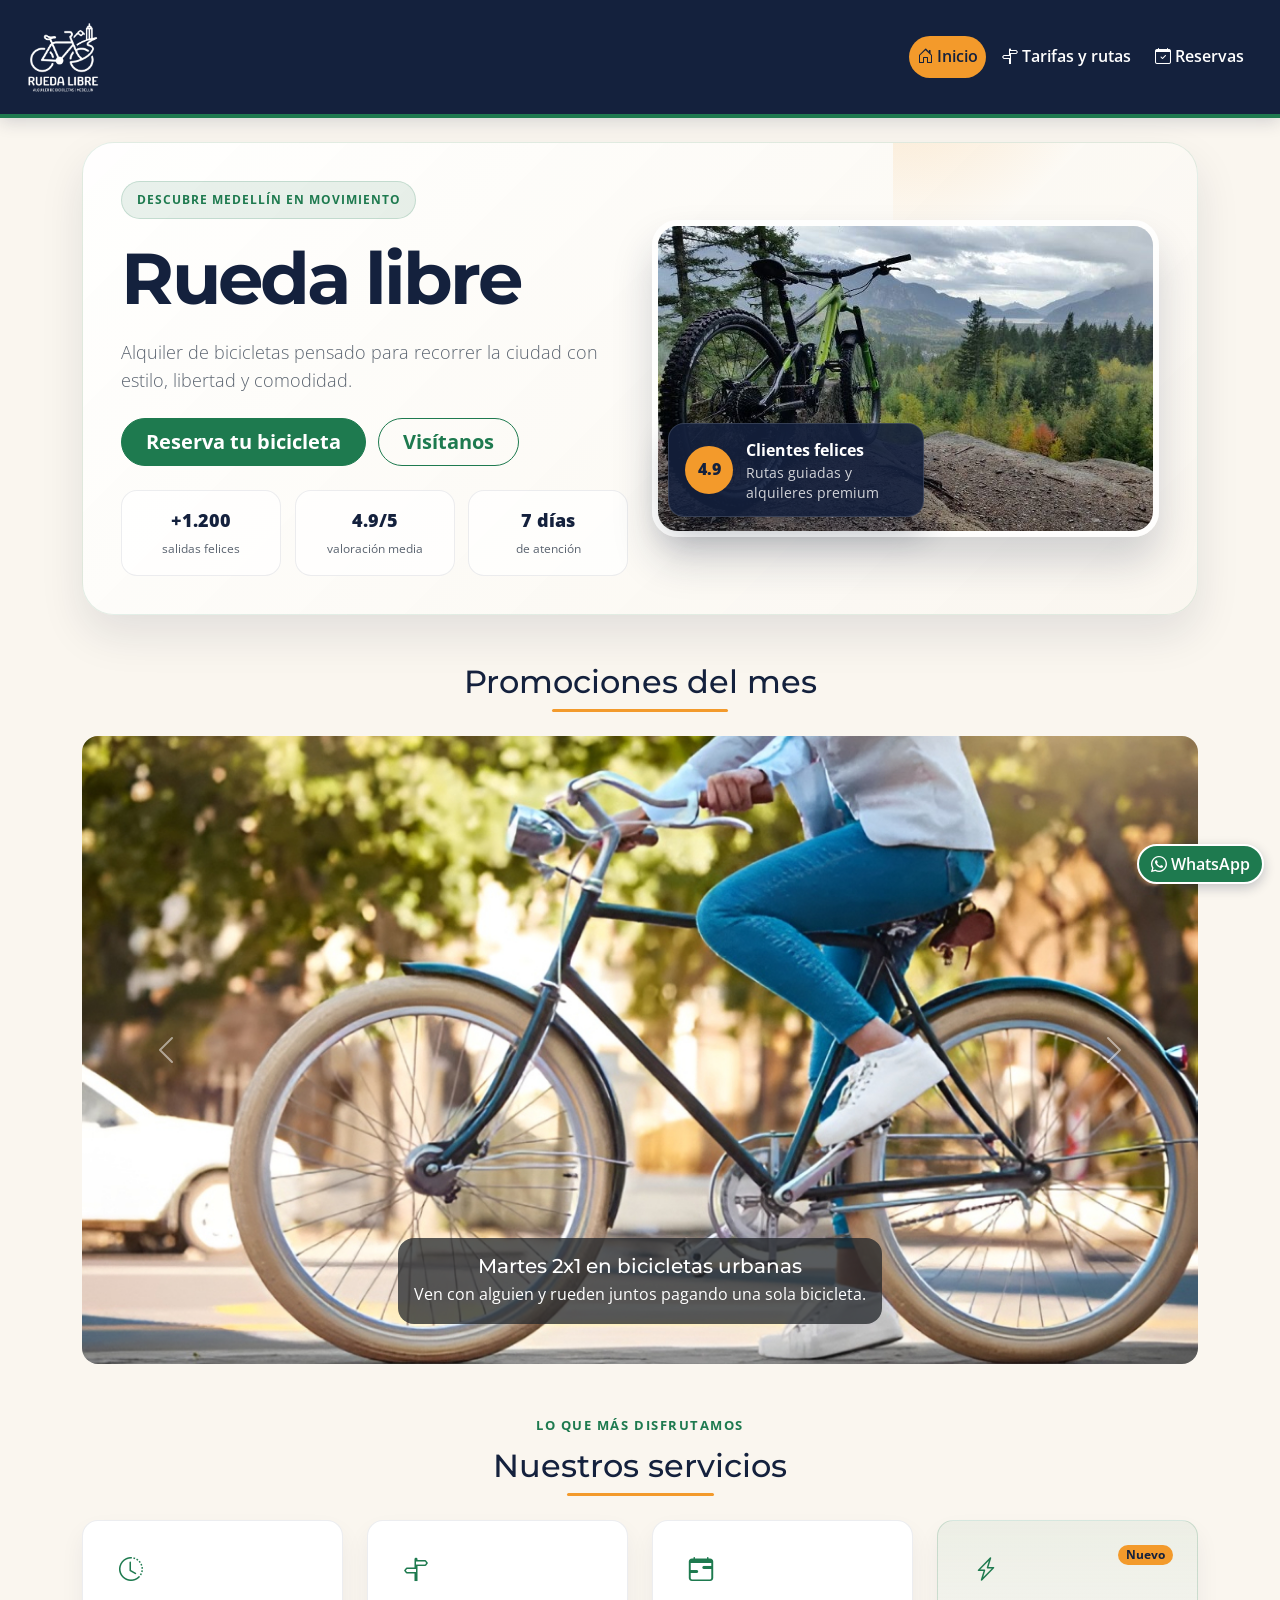
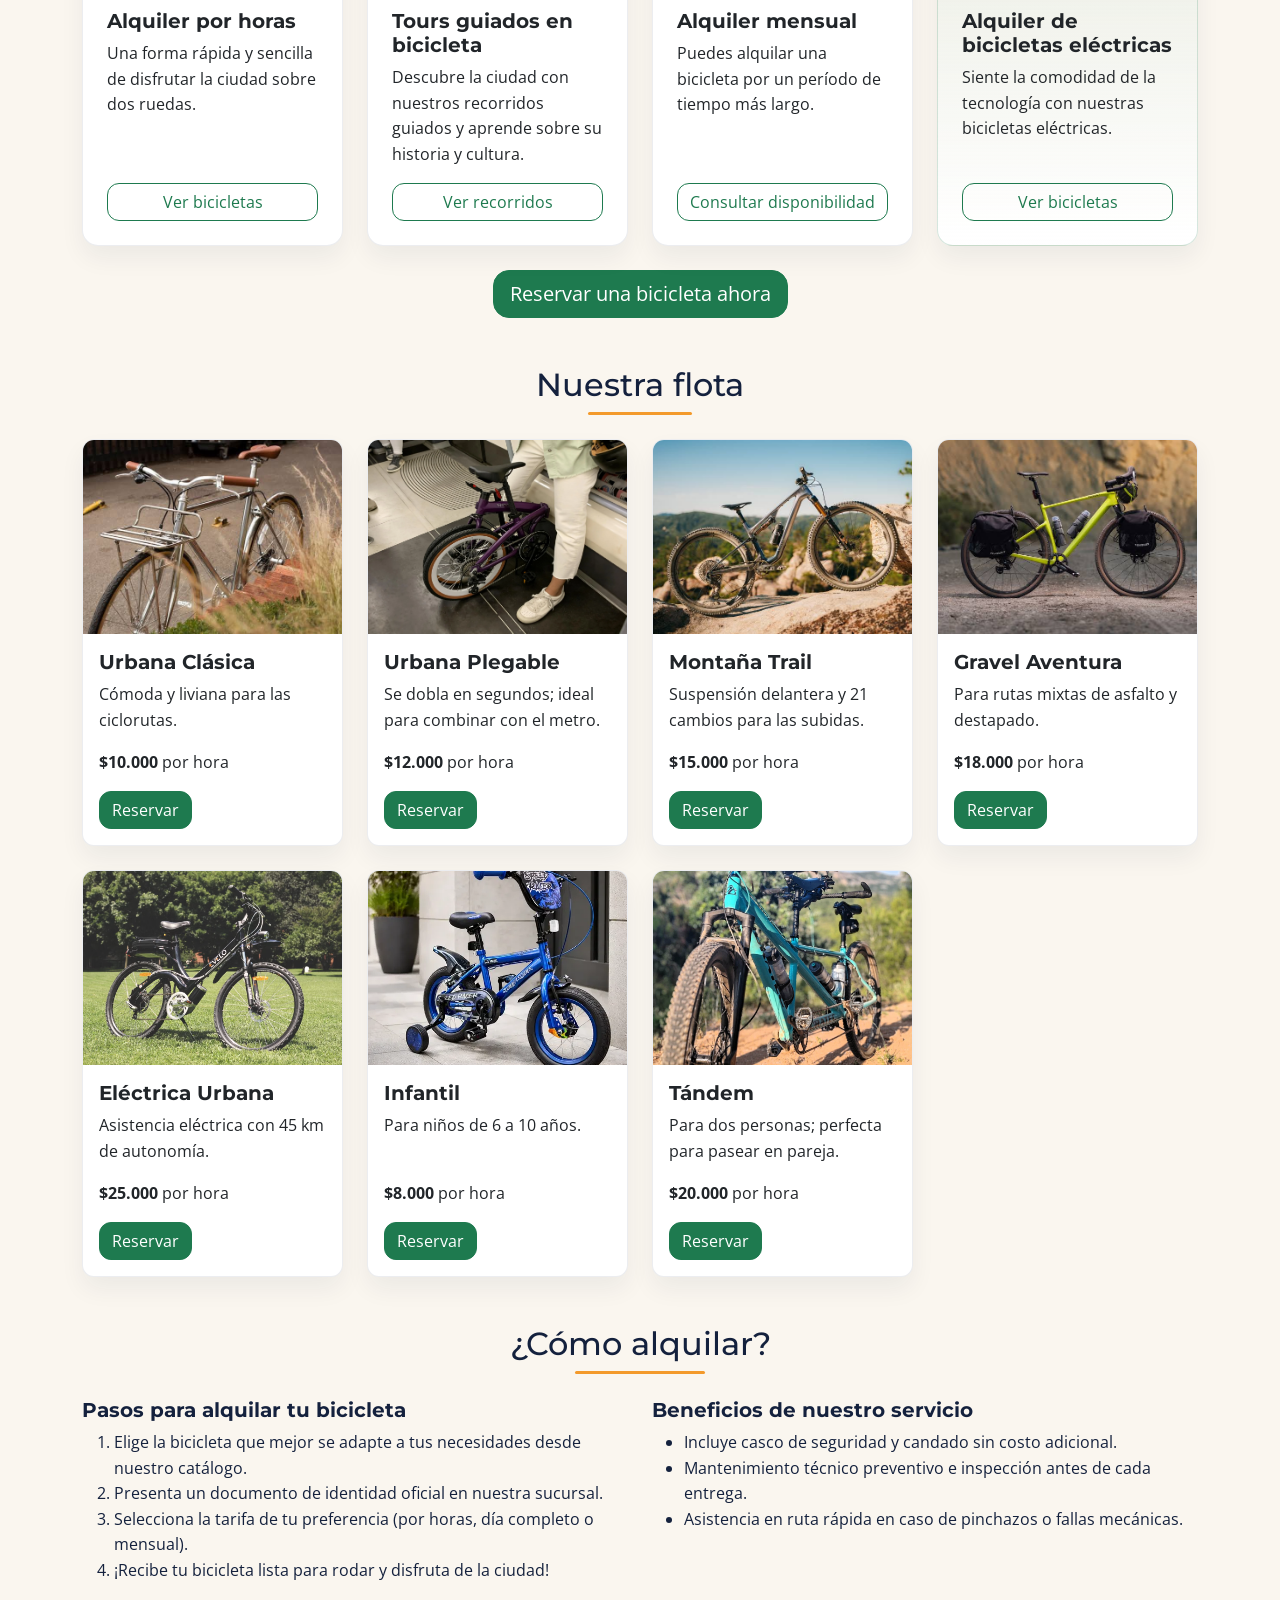
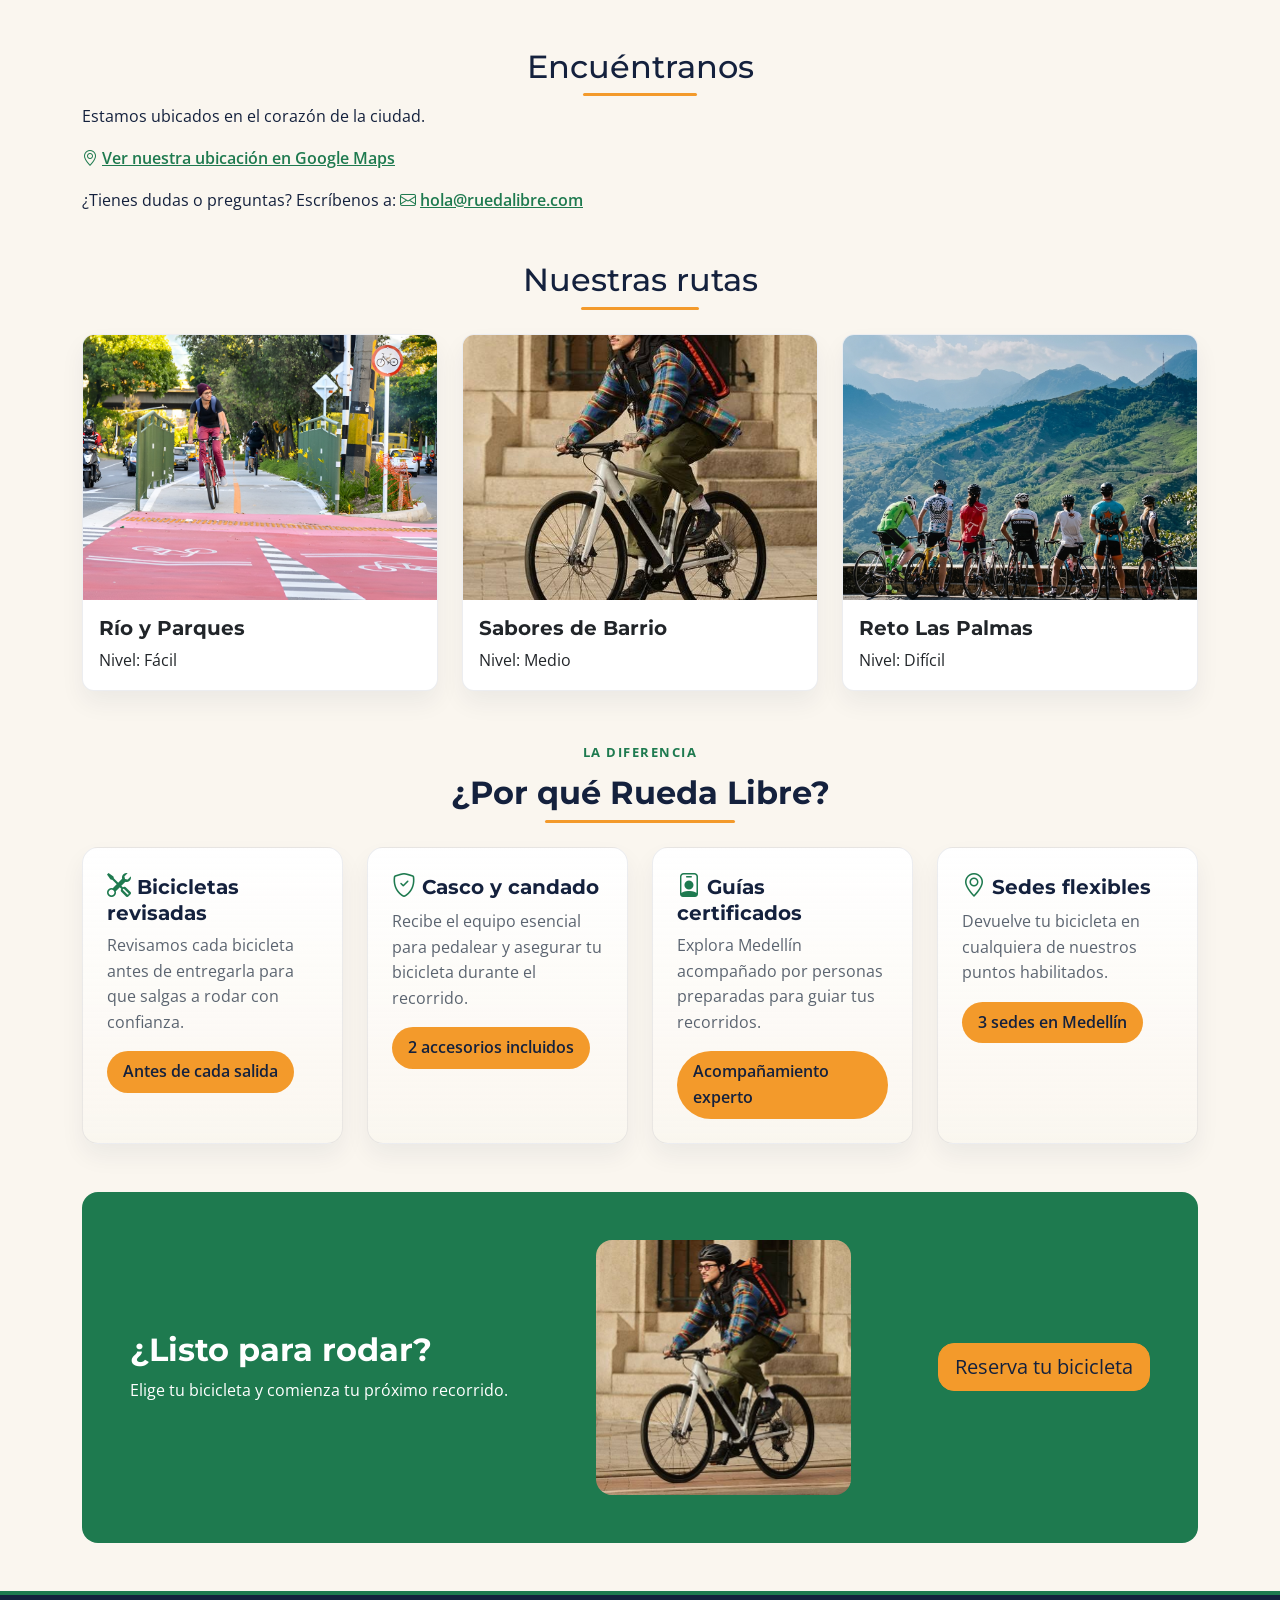
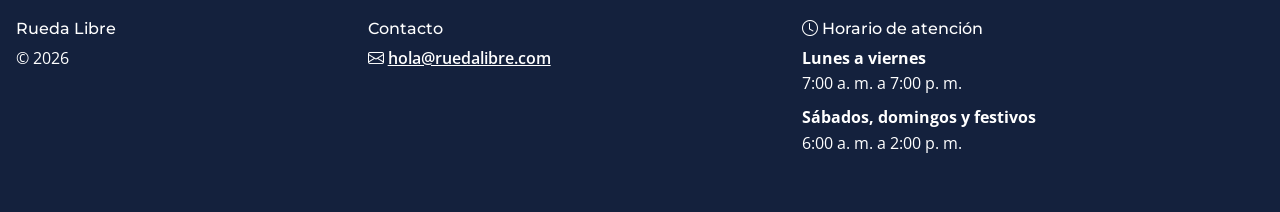
<file: index.html>
<!DOCTYPE html>
<html lang="es">
<head>
    <meta charset="UTF-8">
    <meta name="viewport" content="width=device-width, initial-scale=1.0">
    <title>Rueda Libre | Alquiler de bicicletas en Medellín</title>
    <meta name="description" content="En esta página vendemos las mejores bicicletas del mercado local, precios insuperable y antención al cliente satisfactoria. La calidad, ¡Ni de qué hablar!">
    <link rel="preconnect" href="https://fonts.googleapis.com">
    <link rel="preconnect" href="https://fonts.gstatic.com" crossorigin>
    <link href="https://fonts.googleapis.com/css2?family=Montserrat:wght@700&family=Open+Sans:wght@400;600&display=swap" rel="stylesheet">
    <link href="https://cdn.jsdelivr.net/npm/bootstrap@5.3.3/dist/css/bootstrap.min.css" rel="stylesheet" integrity="sha384-QWTKZyjpPEjISv5WaRU9OFeRpok6YctnYmDr5pNlyT2bRjXh0JMhjY6hW+ALEwIH" crossorigin="anonymous">
    <link href="https://cdn.jsdelivr.net/npm/bootstrap-icons@1.11.3/font/bootstrap-icons.min.css" rel="stylesheet">
    <link rel="stylesheet" href="css/styles.css">
</head>
<body class="home-page">
  <header class="site-header">
    <nav class="navbar navbar-expand-lg navbar-dark px-3 py-3" aria-label="Navegación principal">
      <div class="container-fluid">
        <a class=" site-brand navbar-brand d-inline-flex align-items-center flex-shrink-0" href="index.html">
          <img class="d-block" src="img/logo.png" alt="Rueda Libre, alquiler de bicicletas en Medellín">
        </a>
        <button class="navbar-toggler" type="button" data-bs-toggle="collapse" data-bs-target="#mainNavbar" aria-controls="mainNavbar" aria-expanded="false" aria-label="Abrir o cerrar menú de navegación">
          <span class="navbar-toggler-icon"></span>
        </button>
        <div class="site-nav collapse navbar-collapse" id="mainNavbar">
          <ul class="navbar-nav ms-auto gap-lg-2">
            <li class="nav-item"><a class="nav-link active" href="index.html" aria-current="page"><i class="bi bi-house-door me-1" aria-hidden="true"></i>Inicio</a></li>
            <li class="nav-item"><a class="nav-link" href="paginas/tarifas.html"><i class="bi bi-signpost-split me-1" aria-hidden="true"></i>Tarifas y rutas</a></li>
            <li class="nav-item"><a class="nav-link" href="paginas/reservas.html"><i class="bi bi-calendar-check me-1" aria-hidden="true"></i>Reservas</a></li>
          </ul>
        </div>
      </div>
    </nav>
  </header>
  <main class="container py-4 home-page">
    <section class="home-hero mb-5" id="quienes-somos" aria-labelledby="home-title">
      <div class="row g-4 align-items-center">
        <div class="col-12 col-lg-6 hero-copy">
          <span class="eyebrow">Descubre Medellín en movimiento</span>
          <h1 id="home-title" class="display-5 fw-bold">Rueda libre</h1>
          <p class="lead">Alquiler de bicicletas pensado para recorrer la ciudad con estilo, libertad y comodidad.</p>
          <div class="cta-row">
            <a class="btn btn-primary btn-lg" href="paginas/reservas.html">Reserva tu bicicleta</a>
            <a class="btn btn-outline-primary btn-lg" href="#encuentranos">Visítanos</a>
          </div>
          <div class="hero-stats" aria-label="Estadísticas clave de Rueda Libre">
            <div class="stat-item">
              <strong>+1.200</strong>
              <span>salidas felices</span>
            </div>
            <div class="stat-item">
              <strong>4.9/5</strong>
              <span>valoración media</span>
            </div>
            <div class="stat-item">
              <strong>7 días</strong>
              <span>de atención</span>
            </div>
          </div>
        </div>
        <div class="col-12 col-lg-6 hero-media">
          <div class="image-stack">
            <img class="img-fluid d-block hero-main-image" src="img/portada2.jpg" alt="Grupo de ciclistas junto a sus bicicletas frente a un paisaje montañoso">
            <div class="floating-card">
              <span class="floating-badge">4.9</span>
              <div>
                <strong>Clientes felices</strong>
                <small>Rutas guiadas y alquileres premium</small>
              </div>
            </div>
          </div>
        </div>
      </div>
    </section>

    <section class="mb-5" id="promociones" aria-labelledby="promociones-titulo">
      <h2 id="promociones-titulo" class="section-title mb-4 text-center">Promociones del mes</h2>
      <div id="promocionesCarousel" class="carousel slide" data-bs-ride="carousel" data-bs-interval="5000">
        <div class="carousel-inner overflow-hidden rounded-3">
          <div class="carousel-item active">
            <div class="ratio ratio-16x9">
              <img class="d-block w-100 object-fit-cover" src="img/urbana.webp" alt="Persona en bicicleta urbana.">
            </div>
            <div class="carousel-caption d-block">
              <div class="d-inline-block rounded-3 bg-dark bg-opacity-75 p-2 p-md-3">
                <h3 class="h5 text-white mb-1">Martes 2x1 en bicicletas urbanas</h3>
                <p class="mb-0">Ven con alguien y rueden juntos pagando una sola bicicleta.</p>
              </div>
            </div>
          </div>
          <div class="carousel-item">
            <div class="ratio ratio-16x9">
              <img class="d-block w-100 object-fit-cover" src="img/electrica.webp" alt="Persona montando una bicicleta eléctrica">
            </div>
            <div class="carousel-caption d-block">
              <div class="d-inline-block rounded-3 bg-dark bg-opacity-75 p-2 p-md-3">
                <h3 class="h5 text-white mb-1">20 % de descuento en eléctricas de lunes a jueves</h3>
                <p class="mb-0">Aprovecha el descuento entre semana y recorre la ciudad.</p>
              </div>
            </div>
          </div>
          <div class="carousel-item">
            <div class="ratio ratio-16x9">
              <img class="d-block w-100 object-fit-cover" src="img/ruta.webp" alt="Ruta ciclista pavimentada rodeada de árboles y áreas verdes">
            </div>
            <div class="carousel-caption d-block">
              <div class="d-inline-block rounded-3 bg-dark bg-opacity-75 p-2 p-md-3">
                <h3 class="h5 text-white mb-1">Si cumples años, el recorrido guiado es gratis</h3>
                <p class="mb-0">Celebra tu día recorriendo Medellín con nuestro equipo.</p>
              </div>
            </div>
          </div>
        </div>
        <button class="carousel-control-prev" type="button" data-bs-target="#promocionesCarousel" data-bs-slide="prev" aria-label="Mostrar promoción anterior">
          <span class="carousel-control-prev-icon" aria-hidden="true"></span>
          <span class="visually-hidden">Promoción anterior</span>
        </button>
        <button class="carousel-control-next" type="button" data-bs-target="#promocionesCarousel" data-bs-slide="next" aria-label="Mostrar promoción siguiente">
          <span class="carousel-control-next-icon" aria-hidden="true"></span>
          <span class="visually-hidden">Promoción siguiente</span>
        </button>
      </div>
    </section>

    <section class="mb-5" id="servicios" aria-labelledby="servicios-titulo">
      <div class="section-heading mb-4 text-center">
        <span class="section-kicker">Lo que más disfrutamos</span>
        <h2 id="servicios-titulo" class="section-title mb-0">Nuestros servicios</h2>
      </div>
      <div class="row g-4">
        <article class="col-12 col-sm-6 col-lg-3 d-flex">
          <div class="card service-card h-100 w-100">
            <div class="card-body d-flex flex-column p-4">
              <i class="bi bi-clock-history service-icon mb-3" aria-hidden="true"></i>
              <h3 class="card-title h5 fw-bold">Alquiler por horas</h3>
              <p class="card-text">Una forma rápida y sencilla de disfrutar la ciudad sobre dos ruedas.</p>
              <a class="btn btn-outline-primary mt-auto" href="#flota">Ver bicicletas</a>
            </div>
          </div>
        </article>
        <article class="col-12 col-sm-6 col-lg-3 d-flex">
          <div class="card service-card h-100 w-100">
            <div class="card-body d-flex flex-column p-4">
              <i class="bi bi-signpost-split service-icon mb-3" aria-hidden="true"></i>
              <h3 class="card-title h5 fw-bold">Tours guiados en bicicleta</h3>
              <p class="card-text">Descubre la ciudad con nuestros recorridos guiados y aprende sobre su historia y cultura.</p>
              <a class="btn btn-outline-primary mt-auto" href="paginas/tarifas.html#recorridos-guiados">Ver recorridos</a>
            </div>
          </div>
        </article>
        <article class="col-12 col-sm-6 col-lg-3 d-flex">
          <div class="card service-card h-100 w-100">
            <div class="card-body d-flex flex-column p-4">
              <i class="bi bi-calendar-range service-icon mb-3" aria-hidden="true"></i>
              <h3 class="card-title h5 fw-bold">Alquiler mensual</h3>
              <p class="card-text">Puedes alquilar una bicicleta por un período de tiempo más largo.</p>
              <a class="btn btn-outline-primary mt-auto" href="paginas/reservas.html">Consultar disponibilidad</a>
            </div>
          </div>
        </article>
        <article class="col-12 col-sm-6 col-lg-3 d-flex">
          <div class="card service-card featured-card h-100 w-100">
            <div class="card-body d-flex flex-column p-4">
              <div class="d-flex align-items-start justify-content-between gap-2 mb-3">
                <i class="bi bi-lightning-charge service-icon" aria-hidden="true"></i>
                <span class="badge rounded-pill bg-brand-orange text-brand-navy">Nuevo</span>
              </div>
              <h3 class="card-title h5 fw-bold">Alquiler de bicicletas eléctricas</h3>
              <p class="card-text">Siente la comodidad de la tecnología con nuestras bicicletas eléctricas.</p>
              <a class="btn btn-outline-primary mt-auto" href="#flota">Ver bicicletas</a>
            </div>
          </div>
        </article>
      </div>
      <div class="mt-4 text-center">
        <a class="btn btn-primary btn-lg" href="paginas/reservas.html">Reservar una bicicleta ahora</a>
      </div>
    </section>

    <section class="mb-5" id="flota" aria-labelledby="flota-titulo">
      <h2 id="flota-titulo" class="section-title mb-4 text-center">Nuestra flota</h2>
      <div class="row g-4">
        <article class="col-12 col-sm-6 col-lg-4 col-xl-3 d-flex">
          <div class="card h-100 w-100">
            <div class="ratio ratio-4x3">
              <img class="card-img-top object-fit-cover" src="img/urbana_clasica.jpeg" alt="Bivicleta urbana clásica de color negro con canasto y guardabarros">
            </div>
            <div class="card-body d-flex flex-column">
              <h3 class="card-title h5 fw-bold">Urbana Clásica</h3>
              <p class="card-text">Cómoda y liviana para las ciclorutas.</p>
              <p class="card-text mt-auto"><strong>$10.000</strong> por hora</p>
              <a class="btn btn-primary align-self-start" href="paginas/reservas.html" aria-label="Reservar bicicleta Urbana Clásica">Reservar</a>
            </div>
          </div>
        </article>
        <article class="col-12 col-sm-6 col-lg-4 col-xl-3 d-flex">
          <div class="card h-100 w-100">
            <div class="ratio ratio-4x3">
              <img class="card-img-top object-fit-cover" src="img/plegable.webp" alt="Bicicleta plegable en el metro">
            </div>
            <div class="card-body d-flex flex-column">
              <h3 class="card-title h5 fw-bold">Urbana Plegable</h3>
              <p class="card-text">Se dobla en segundos; ideal para combinar con el metro.</p>
              <p class="card-text mt-auto"><strong>$12.000</strong> por hora</p>
              <a class="btn btn-primary align-self-start" href="paginas/reservas.html" aria-label="Reservar bicicleta Urbana Plegable">Reservar</a>
            </div>
          </div>
        </article>
        <article class="col-12 col-sm-6 col-lg-4 col-xl-3 d-flex">
          <div class="card h-100 w-100">
            <div class="ratio ratio-4x3">
              <img class="card-img-top object-fit-cover" src="img/montana.jpeg" alt="Bicicleta de montaña Trail de color gris con suspensión delantera y 21 cambios">
            </div>
            <div class="card-body d-flex flex-column">
              <h3 class="card-title h5 fw-bold">Montaña Trail</h3>
              <p class="card-text">Suspensión delantera y 21 cambios para las subidas.</p>
              <p class="card-text mt-auto"><strong>$15.000</strong> por hora</p>
              <a class="btn btn-primary align-self-start" href="paginas/reservas.html" aria-label="Reservar bicicleta Montaña Trail">Reservar</a>
            </div>
          </div>
        </article>
        <article class="col-12 col-sm-6 col-lg-4 col-xl-3 d-flex">
          <div class="card h-100 w-100">
            <div class="ratio ratio-4x3">
              <img class="card-img-top object-fit-cover" src="img/aventura.jpeg" alt="Bicicleta gravel de color verde con frenos de disco y 18 cambios">
            </div>
            <div class="card-body d-flex flex-column">
              <h3 class="card-title h5 fw-bold">Gravel Aventura</h3>
              <p class="card-text">Para rutas mixtas de asfalto y destapado.</p>
              <p class="card-text mt-auto"><strong>$18.000</strong> por hora</p>
              <a class="btn btn-primary align-self-start" href="paginas/reservas.html" aria-label="Reservar bicicleta Gravel Aventura">Reservar</a>
            </div>
          </div>
        </article>
        <article class="col-12 col-sm-6 col-lg-4 col-xl-3 d-flex">
          <div class="card h-100 w-100">
            <div class="ratio ratio-4x3">
              <img class="card-img-top object-fit-cover" src="img/image.png" alt="Bicicleta eléctrica de color negro con asistencia eléctrica y 7 cambios">
            </div>
            <div class="card-body d-flex flex-column">
              <h3 class="card-title h5 fw-bold">Eléctrica Urbana</h3>
              <p class="card-text">Asistencia eléctrica con 45 km de autonomía.</p>
              <p class="card-text mt-auto"><strong>$25.000</strong> por hora</p>
              <a class="btn btn-primary align-self-start" href="paginas/reservas.html" aria-label="Reservar bicicleta Eléctrica Urbana">Reservar</a>
            </div>
          </div>
        </article>
        <article class="col-12 col-sm-6 col-lg-4 col-xl-3 d-flex">
          <div class="card h-100 w-100">
            <div class="ratio ratio-4x3">
              <img class="card-img-top object-fit-cover" src="img/infantil.webp" alt="Bicicleta infantil de color azul con asiento ajustable y ruedas pequeñas">
            </div>
            <div class="card-body d-flex flex-column">
              <h3 class="card-title h5 fw-bold">Infantil</h3>
              <p class="card-text">Para niños de 6 a 10 años.</p>
              <p class="card-text mt-auto"><strong>$8.000</strong> por hora</p>
              <a class="btn btn-primary align-self-start" href="paginas/reservas.html" aria-label="Reservar bicicleta Infantil">Reservar</a>
            </div>
          </div>
        </article>
        <article class="col-12 col-sm-6 col-lg-4 col-xl-3 d-flex">
          <div class="card h-100 w-100">
            <div class="ratio ratio-4x3">
              <img class="card-img-top object-fit-cover" src="img/tadem.jpg" alt="Bicicleta tándem de color verde aguamarina con dos asientos y dos juegos de pedales">
            </div>
            <div class="card-body d-flex flex-column">
              <h3 class="card-title h5 fw-bold">Tándem</h3>
              <p class="card-text">Para dos personas; perfecta para pasear en pareja.</p>
              <p class="card-text mt-auto"><strong>$20.000</strong> por hora</p>
              <a class="btn btn-primary align-self-start" href="paginas/reservas.html" aria-label="Reservar bicicleta Tándem">Reservar</a>
            </div>
          </div>
        </article>
      </div>
    </section>

    <section class="mb-5" id="como-alquilar" aria-labelledby="alquiler-titulo">
      <h2 id="alquiler-titulo" class="section-title mb-4">¿Cómo alquilar?</h2>
      <div class="row g-4">
        <div class="col-12 col-md-6">
          <h3 class="h5 fw-bold">Pasos para alquilar tu bicicleta</h3>
          <ol>
            <li>Elige la bicicleta que mejor se adapte a tus necesidades desde nuestro catálogo.</li>
            <li>Presenta un documento de identidad oficial en nuestra sucursal.</li>
            <li>Selecciona la tarifa de tu preferencia (por horas, día completo o mensual).</li>
            <li>¡Recibe tu bicicleta lista para rodar y disfruta de la ciudad!</li>
          </ol>
        </div>
        <div class="col-12 col-md-6">
          <h3 class="h5 fw-bold">Beneficios de nuestro servicio</h3>
          <ul>
            <li>Incluye casco de seguridad y candado sin costo adicional.</li>
            <li>Mantenimiento técnico preventivo e inspección antes de cada entrega.</li>
            <li>Asistencia en ruta rápida en caso de pinchazos o fallas mecánicas.</li>
          </ul>
        </div>
      </div>
    </section>

    <section class="mb-5" id="encuentranos" aria-labelledby="encuentranos-titulo">
      <h2 id="encuentranos-titulo" class="section-title">Encuéntranos</h2>
      <p>Estamos ubicados en el corazón de la ciudad.</p>
      <p><a href="https://maps.google.com" target="_blank" rel="noopener noreferrer"><i class="bi bi-geo-alt me-1" aria-hidden="true"></i>Ver nuestra ubicación en Google Maps</a></p>
      <p class="mb-0">¿Tienes dudas o preguntas? Escríbenos a: <a href="mailto:hola@ruedalibre.com"><i class="bi bi-envelope me-1" aria-hidden="true"></i>hola@ruedalibre.com</a></p>
    </section>

    <section class="mb-5" id="galeria" aria-labelledby="rutas-title">
      <h2 id="rutas-title" class="section-title mb-4 text-center">Nuestras rutas</h2>
      <div class="row g-4">
        <article class="col-12 col-md-4 d-flex">
          <div class="card h-100 w-100">
            <div class="ratio ratio-4x3">
              <img class="card-img-top object-fit-cover" src="img/ruta-ciclovia.jpg" alt="Ruta ciclista pavimentada rodeada de árboles y áreas verdes en la avenida Las Vegas" width="800">
            </div>
            <div class="card-body">
              <h3 class="card-title h5 fw-bold">Río y Parques</h3>
              <p class="card-text mb-0">Nivel: Fácil</p>
            </div>
          </div>
        </article>
        <article class="col-12 col-md-4 d-flex">
          <div class="card h-100 w-100">
            <div class="ratio ratio-4x3">
              <img class="card-img-top object-fit-cover" src="img/bicicleta-urbana.jpg" alt="Persona en bicicleta urbana blanca con casco y mochila" width="400">
            </div>
            <div class="card-body">
              <h3 class="card-title h5 fw-bold">Sabores de Barrio</h3>
              <p class="card-text mb-0">Nivel: Medio</p>
            </div>
          </div>
        </article>
        <article class="col-12 col-md-4 d-flex">
          <div class="card h-100 w-100">
            <div class="ratio ratio-4x3">
              <img class="card-img-top object-fit-cover" src="img/portada.jpeg" alt="Grupo de ciclistas junto a sus bicicletas frente a un paisaje montañoso" width="400">
            </div>
            <div class="card-body">
              <h3 class="card-title h5 fw-bold">Reto Las Palmas</h3>
              <p class="card-text mb-0">Nivel: Difícil</p>
            </div>
          </div>
        </article>
      </div>
    </section>

    <section class="mb-5" aria-labelledby="beneficios-titulo">
      <header class="mb-4 text-center">
        <span class="section-kicker">La diferencia</span>
        <h2 id="beneficios-titulo" class="section-title fw-bold">¿Por qué Rueda Libre?</h2>
      </header>
      <div class="row g-4">
        <article class="col-12 col-md-6 col-xl-3">
          <div class="benefit-card h-100 rounded-3 p-4">
            <h3 class="h5 fw-bold text-brand-navy"><i class="bi bi-tools benefit-icon" aria-hidden="true"></i>Bicicletas revisadas</h3>
            <p class="mb-0 text-brand-gray">Revisamos cada bicicleta antes de entregarla para que salgas a rodar con confianza.</p>
            <p class="mt-3 mb-0"><span class="d-inline-block rounded-pill bg-brand-orange px-3 py-2 fw-semibold text-brand-navy">Antes de cada salida</span></p>
          </div>
        </article>
        <article class="col-12 col-md-6 col-xl-3">
          <div class="benefit-card h-100 rounded-3 p-4">
            <h3 class="h5 fw-bold text-brand-navy"><i class="bi bi-shield-check benefit-icon" aria-hidden="true"></i>Casco y candado</h3>
            <p class="mb-0 text-brand-gray">Recibe el equipo esencial para pedalear y asegurar tu bicicleta durante el recorrido.</p>
            <p class="mt-3 mb-0"><span class="d-inline-block rounded-pill bg-brand-orange px-3 py-2 fw-semibold text-brand-navy">2 accesorios incluidos</span></p>
          </div>
        </article>
        <article class="col-12 col-md-6 col-xl-3">
          <div class="benefit-card h-100 rounded-3 p-4">
            <h3 class="h5 fw-bold text-brand-navy"><i class="bi bi-person-badge benefit-icon" aria-hidden="true"></i>Guías certificados</h3>
            <p class="mb-0 text-brand-gray">Explora Medellín acompañado por personas preparadas para guiar tus recorridos.</p>
            <p class="mt-3 mb-0"><span class="d-inline-block rounded-pill bg-brand-orange px-3 py-2 fw-semibold text-brand-navy">Acompañamiento experto</span></p>
          </div>
        </article>
        <article class="col-12 col-md-6 col-xl-3">
          <div class="benefit-card h-100 rounded-3 p-4">
            <h3 class="h5 fw-bold text-brand-navy"><i class="bi bi-geo-alt benefit-icon" aria-hidden="true"></i>Sedes flexibles</h3>
            <p class="mb-0 text-brand-gray">Devuelve tu bicicleta en cualquiera de nuestros puntos habilitados.</p>
            <p class="mt-3 mb-0"><span class="d-inline-block rounded-pill bg-brand-orange px-3 py-2 fw-semibold text-brand-navy">3 sedes en Medellín</span></p>
          </div>
        </article>
      </div>
    </section>

    <section class="mb-4" aria-labelledby="cta-titulo">
      <div class="d-flex flex-column flex-md-row align-items-center justify-content-between gap-4 rounded-3 bg-brand-green p-4 p-md-5 text-center text-md-start text-white">
        <div>
          <h2 id="cta-titulo" class="fw-bold text-white">¿Listo para rodar?</h2>
          <p class="mb-0">Elige tu bicicleta y comienza tu próximo recorrido.</p>
        </div>
        <img class="d-none d-md-block w-25 rounded-3" src="img/bicicleta-urbana.jpg" alt="">
        <a class="btn btn-brand-orange btn-lg" href="paginas/reservas.html">Reserva tu bicicleta</a>
      </div>
    </section>
  </main>
  <footer class="site-footer d-flex flex-column flex-md-row justify-content-md-between gap-4 px-3 py-4 pb-5">
    <div class="footer-block flex-fill">
      <h2>Rueda Libre</h2>
      <p class="mb-0">&copy; 2026</p>
    </div>
    <div class="footer-block flex-fill">
      <h2>Contacto</h2>
      <p class="mb-0"><a href="mailto:hola@ruedalibre.com"><i class="bi bi-envelope me-1" aria-hidden="true"></i>hola@ruedalibre.com</a></p>
    </div>
    <div class="footer-block flex-fill">
      <h2><i class="bi bi-clock me-1" aria-hidden="true"></i>Horario de atención</h2>
      <dl class="mb-0">
        <dt>Lunes a viernes</dt>
        <dd>7:00 a. m. a 7:00 p. m.</dd>
        <dt>Sábados, domingos y festivos</dt>
        <dd>6:00 a. m. a 2:00 p. m.</dd>
      </dl>
    </div>
  </footer>
  <a class="whatsapp-link btn btn-primary position-fixed bottom-0 end-0 m-3" href="https://wa.me/573000000000" target="_blank" rel="noopener noreferrer" aria-label="Escríbenos por WhatsApp (se abre en otra pestaña)"><i class="bi bi-whatsapp me-1" aria-hidden="true"></i>WhatsApp</a>
  <script src="https://cdn.jsdelivr.net/npm/bootstrap@5.3.3/dist/js/bootstrap.bundle.min.js" integrity="sha384-YvpcrYf0tY3lHB60NNkmXc5s9fDVZLESaAA55NDzOxhy9GkcIdslK1eN7N6jIeHz" crossorigin="anonymous"></script>
</body>
</html>
</file>
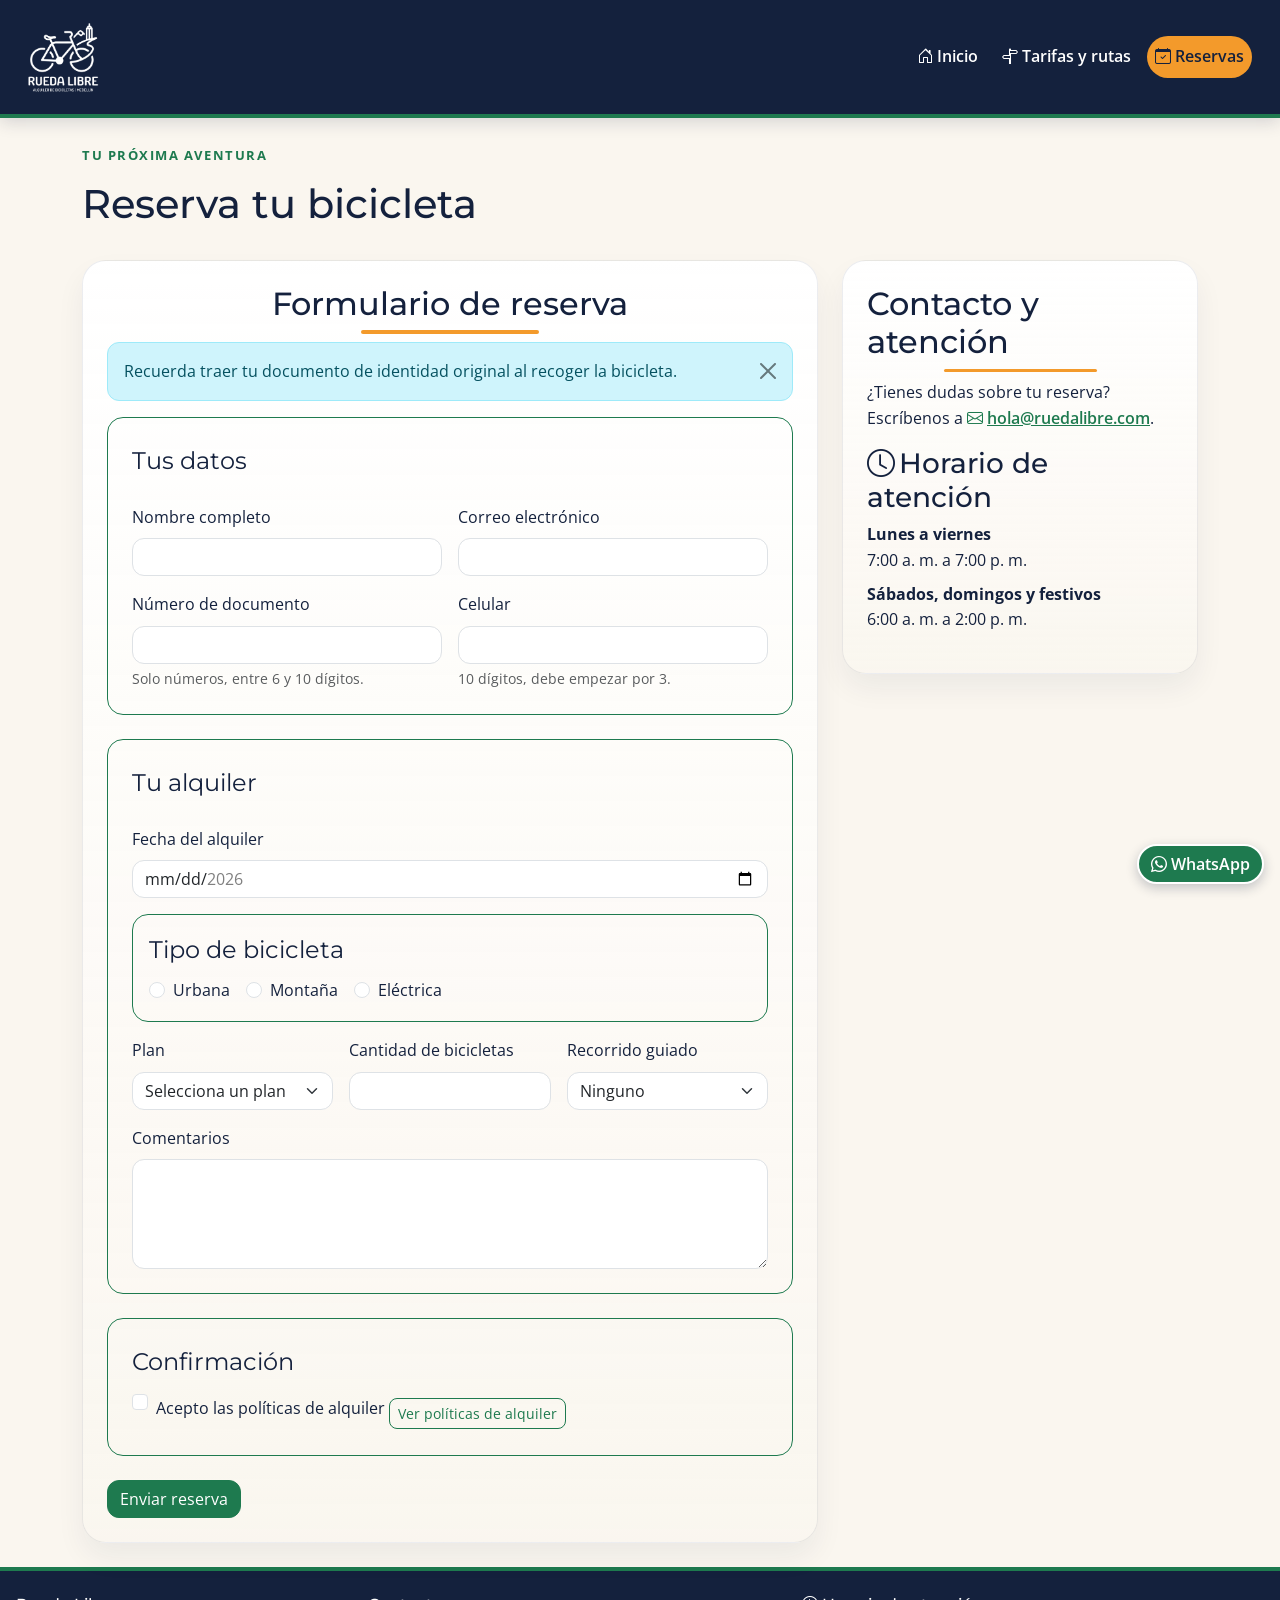
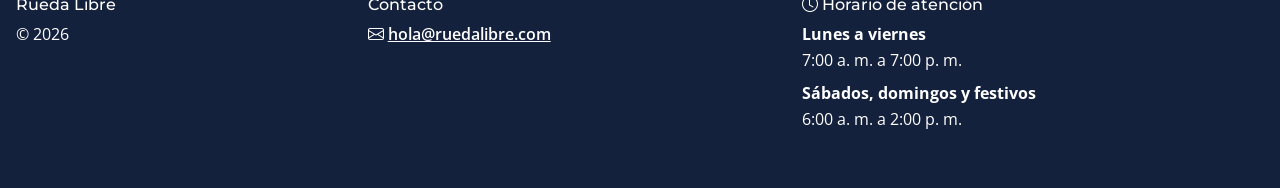
<file: paginas/reservas.html>
<!DOCTYPE html>
<html lang="es">
<head>
    <meta charset="UTF-8">
    <meta name="viewport" content="width=device-width, initial-scale=1.0">
    <title>Reservas | Rueda Libre</title>
    <meta name="description" content="Contacta a Rueda Libre para reservar una bicicleta y consulta nuestros horarios de atención en Medellín.">
    <link rel="preconnect" href="https://fonts.googleapis.com">
    <link rel="preconnect" href="https://fonts.gstatic.com" crossorigin>
    <link href="https://fonts.googleapis.com/css2?family=Montserrat:wght@700&family=Open+Sans:wght@400;600&display=swap" rel="stylesheet">
    <link href="https://cdn.jsdelivr.net/npm/bootstrap@5.3.3/dist/css/bootstrap.min.css" rel="stylesheet" integrity="sha384-QWTKZyjpPEjISv5WaRU9OFeRpok6YctnYmDr5pNlyT2bRjXh0JMhjY6hW+ALEwIH" crossorigin="anonymous">
    <link href="https://cdn.jsdelivr.net/npm/bootstrap-icons@1.11.3/font/bootstrap-icons.min.css" rel="stylesheet">
    <link rel="stylesheet" href="../css/styles.css">
</head>
<body>
    <header class="site-header">
        <nav class="navbar navbar-expand-lg navbar-dark px-3 py-3" aria-label="Navegación principal">
            <div class="container-fluid">
                <a class="site-brand navbar-brand d-inline-flex align-items-center flex-shrink-0" href="../index.html">
                    <img class="d-block" src="../img/logo.png" alt="Rueda Libre, alquiler de bicicletas en Medellín">
                </a>
                <button class="navbar-toggler" type="button" data-bs-toggle="collapse" data-bs-target="#mainNavbar" aria-controls="mainNavbar" aria-expanded="false" aria-label="Abrir o cerrar menú de navegación">
                    <span class="navbar-toggler-icon"></span>
                </button>
                <div class="site-nav collapse navbar-collapse" id="mainNavbar">
                    <ul class="navbar-nav ms-auto gap-lg-2">
                        <li class="nav-item"><a class="nav-link" href="../index.html"><i class="bi bi-house-door me-1" aria-hidden="true"></i>Inicio</a></li>
                        <li class="nav-item"><a class="nav-link" href="tarifas.html#tarifas"><i class="bi bi-signpost-split me-1" aria-hidden="true"></i>Tarifas y rutas</a></li>
                        <li class="nav-item"><a class="nav-link active" href="reservas.html" aria-current="page"><i class="bi bi-calendar-check me-1" aria-hidden="true"></i>Reservas</a></li>
                    </ul>
                </div>
            </div>
        </nav>
    </header>

    <main class="container py-4 reservation-page">
      <div class="row g-4">
        <div class="col-12 page-intro">
          <span class="section-kicker">Tu próxima aventura</span>
          <h1 class="mb-0">Reserva tu bicicleta</h1>
        </div>

        <section class="col-12 col-md-8 mb-0" aria-labelledby="titulo-formulario">
          <div class="feature-panel p-3 p-md-4">
            <h2 id="titulo-formulario" class="section-title">Formulario de reserva</h2>
            <div class="alert alert-info alert-dismissible fade show" role="alert">
              Recuerda traer tu documento de identidad original al recoger la bicicleta.
              <button type="button" class="btn-close" data-bs-dismiss="alert" aria-label="Cerrar aviso"></button>
            </div>
            <form class="needs-validation" action="reservas.html" method="post" novalidate>
                <fieldset class="mb-4 rounded-3 p-3 p-md-4">
                    <legend>Tus datos</legend>
                    <div class="row g-3">
                      <div class="col-12 col-md-6">
                        <label class="form-label" for="nombre-completo">Nombre completo</label>
                        <input class="form-control" type="text" id="nombre-completo" name="nombre_completo" autocomplete="name" minlength="3" aria-describedby="error-nombre-completo" required>
                        <div class="invalid-feedback" id="error-nombre-completo">Escribe tu nombre completo con al menos 3 caracteres.</div>
                      </div>
                      <div class="col-12 col-md-6">
                        <label class="form-label" for="correo">Correo electrónico</label>
                        <input class="form-control" type="email" id="correo" name="correo" autocomplete="email" aria-describedby="error-correo" required>
                        <div class="invalid-feedback" id="error-correo">Escribe un correo electrónico válido, por ejemplo nombre@dominio.com.</div>
                      </div>
                      <div class="col-12 col-md-6">
                        <label class="form-label" for="documento">Número de documento</label>
                        <input class="form-control" type="text" id="documento" name="documento" autocomplete="off" pattern="[0-9]{6,10}" title="Ingresa solo números: entre 6 y 10 dígitos." aria-describedby="ayuda-documento error-documento" required>
                        <div class="form-text" id="ayuda-documento">Solo números, entre 6 y 10 dígitos.</div>
                        <div class="invalid-feedback" id="error-documento">Ingresa tu documento usando únicamente entre 6 y 10 números.</div>
                      </div>
                      <div class="col-12 col-md-6">
                        <label class="form-label" for="celular">Celular</label>
                        <input class="form-control" type="tel" id="celular" name="celular" autocomplete="tel" pattern="3[0-9]{9}" title="Ingresa 10 dígitos y comienza por 3." aria-describedby="ayuda-celular error-celular" required>
                        <div class="form-text" id="ayuda-celular">10 dígitos, debe empezar por 3.</div>
                        <div class="invalid-feedback" id="error-celular">Ingresa un celular de 10 dígitos que comience por 3.</div>
                      </div>
                    </div>
                </fieldset>

                <fieldset class="mb-4 rounded-3 p-3 p-md-4">
                    <legend>Tu alquiler</legend>
                    <div class="row g-3">
                      <div class="col-12">
                        <label class="form-label" for="fecha-alquiler">Fecha del alquiler</label>
                        <input class="form-control" type="date" id="fecha-alquiler" name="fecha_alquiler" min="2026-11-01" max="2026-12-31" aria-describedby="error-fecha-alquiler" required>
                        <div class="invalid-feedback" id="error-fecha-alquiler">Selecciona una fecha entre el 1 de noviembre y el 31 de diciembre de 2026.</div>
                      </div>
                      <div class="col-12">
                       <fieldset class="rounded-3 p-3" aria-describedby="error-tipo-bicicleta">
                        <legend>Tipo de bicicleta</legend>
                        <div class="d-flex flex-wrap gap-3">
                          <div class="form-check">
                            <input class="form-check-input" type="radio" id="bicicleta-urbana" name="tipo_bicicleta" value="urbana" aria-describedby="error-tipo-bicicleta" required>
                            <label class="form-check-label" for="bicicleta-urbana">Urbana</label>
                            <div class="invalid-feedback" id="error-tipo-bicicleta">Selecciona el tipo de bicicleta que quieres alquilar.</div>
                          </div>
                          <div class="form-check">
                            <input class="form-check-input" type="radio" id="bicicleta-montana" name="tipo_bicicleta" value="montana">
                            <label class="form-check-label" for="bicicleta-montana">Montaña</label>
                          </div>
                          <div class="form-check">
                            <input class="form-check-input" type="radio" id="bicicleta-electrica" name="tipo_bicicleta" value="electrica">
                            <label class="form-check-label" for="bicicleta-electrica">Eléctrica</label>
                          </div>
                        </div>
                       </fieldset>
                      </div>
                      <div class="col-12 col-md-6 col-lg-4">
                        <label class="form-label" for="plan">Plan</label>
                        <select class="form-select" id="plan" name="plan" aria-describedby="error-plan" required>
                          <option value="">Selecciona un plan</option>
                          <option value="1-hora">1 hora</option>
                          <option value="medio-dia">Medio día</option>
                          <option value="dia-completo">Día completo</option>
                        </select>
                        <div class="invalid-feedback" id="error-plan">Selecciona uno de los planes disponibles.</div>
                      </div>
                      <div class="col-12 col-md-6 col-lg-4">
                        <label class="form-label" for="cantidad">Cantidad de bicicletas</label>
                        <input class="form-control" type="number" id="cantidad" name="cantidad" min="1" max="6" step="1" aria-describedby="error-cantidad" required>
                        <div class="invalid-feedback" id="error-cantidad">Indica una cantidad entera entre 1 y 6 bicicletas.</div>
                      </div>
                      <div class="col-12 col-md-6 col-lg-4">
                        <label class="form-label" for="recorrido">Recorrido guiado</label>
                        <select class="form-select" id="recorrido" name="recorrido">
                          <option value="ninguno">Ninguno</option>
                          <option value="rio-parques">Río y Parques</option>
                          <option value="sabores-barrio">Sabores de Barrio</option>
                          <option value="reto-palmas">Reto Las Palmas</option>
                        </select>
                      </div>
                      <div class="col-12">
                        <label class="form-label" for="comentarios">Comentarios</label>
                        <textarea class="form-control" id="comentarios" name="comentarios" rows="4" maxlength="300"></textarea>
                      </div>
                    </div>
                </fieldset>

                <fieldset class="mb-4 rounded-3 p-3 p-md-4">
                    <legend>Confirmación</legend>
                    <div class="form-check">
                      <input class="form-check-input" type="checkbox" id="acepta-politicas" name="acepta_politicas" value="si" aria-describedby="error-acepta-politicas" required>
                      <label class="form-check-label" for="acepta-politicas">Acepto las políticas de alquiler</label>
                      <div class="invalid-feedback" id="error-acepta-politicas">Lee las políticas y marca la casilla para confirmar tu aceptación.</div>
                      <button class="btn btn-outline-primary btn-sm mt-2" type="button" data-bs-toggle="modal" data-bs-target="#politicasModal">Ver políticas de alquiler</button>
                    </div>
                </fieldset>

                <button class="btn btn-primary" type="submit">Enviar reserva</button>
            </form>
          </div>
        </section>

        <aside class="col-12 col-md-4 mb-0" aria-labelledby="titulo-contacto">
          <div class="feature-panel p-3 p-md-4">
            <h2 id="titulo-contacto" class="section-title">Contacto y atención</h2>
            <p>¿Tienes dudas sobre tu reserva? Escríbenos a <a href="mailto:hola@ruedalibre.com"><i class="bi bi-envelope me-1" aria-hidden="true"></i>hola@ruedalibre.com</a>.</p>
            <h3 id="titulo-horarios"><i class="bi bi-clock me-1" aria-hidden="true"></i>Horario de atención</h3>
            <dl aria-labelledby="titulo-horarios">
                <dt>Lunes a viernes</dt>
                <dd>7:00 a. m. a 7:00 p. m.</dd>
                <dt>Sábados, domingos y festivos</dt>
                <dd>6:00 a. m. a 2:00 p. m.</dd>
            </dl>
          </div>
        </aside>
      </div>
    </main>

    <div class="modal fade" id="politicasModal" tabindex="-1" aria-labelledby="politicasModalLabel" aria-hidden="true">
        <div class="modal-dialog modal-dialog-centered">
            <div class="modal-content">
                <div class="modal-header">
                    <h2 class="modal-title fs-5" id="politicasModalLabel">Políticas de alquiler</h2>
                    <button type="button" class="btn-close" data-bs-dismiss="modal" aria-label="Cerrar políticas"></button>
                </div>
                <div class="modal-body">
                    <ol class="mb-0">
                        <li>Presenta tu documento de identidad original al recoger la bicicleta.</li>
                        <li>Revisa la bicicleta con el asesor antes de salir.</li>
                        <li>Cada 15 minutos de retraso en la devolución tienen un recargo de $5.000.</li>
                        <li>Los daños por mal uso se cobran según el costo de la reparación.</li>
                        <li>Los menores de edad deben estar acompañados por un adulto responsable.</li>
                    </ol>
                </div>
                <div class="modal-footer">
                    <button type="button" class="btn btn-primary" data-bs-dismiss="modal">Entendido</button>
                </div>
            </div>
        </div>
    </div>

    <footer class="site-footer d-flex flex-column flex-md-row justify-content-md-between gap-4 px-3 py-4 pb-5">
        <div class="footer-block flex-fill">
            <h2>Rueda Libre</h2>
            <p class="mb-0">&copy; 2026</p>
        </div>
        <div class="footer-block flex-fill">
            <h2>Contacto</h2>
            <p class="mb-0"><a href="mailto:hola@ruedalibre.com"><i class="bi bi-envelope me-1" aria-hidden="true"></i>hola@ruedalibre.com</a></p>
        </div>
        <div class="footer-block flex-fill">
            <h2><i class="bi bi-clock me-1" aria-hidden="true"></i>Horario de atención</h2>
            <dl class="mb-0">
                <dt>Lunes a viernes</dt>
                <dd>7:00 a. m. a 7:00 p. m.</dd>
                <dt>Sábados, domingos y festivos</dt>
                <dd>6:00 a. m. a 2:00 p. m.</dd>
            </dl>
        </div>
    </footer>
    <a class="whatsapp-link btn btn-primary position-fixed bottom-0 end-0 m-3" href="https://wa.me/573000000000" target="_blank" rel="noopener noreferrer" aria-label="Escríbenos por WhatsApp (se abre en otra pestaña)"><i class="bi bi-whatsapp me-1" aria-hidden="true"></i>WhatsApp</a>
    <script src="https://cdn.jsdelivr.net/npm/bootstrap@5.3.3/dist/js/bootstrap.bundle.min.js" integrity="sha384-YvpcrYf0tY3lHB60NNkmXc5s9fDVZLESaAA55NDzOxhy9GkcIdslK1eN7N6jIeHz" crossorigin="anonymous"></script>
  
</body>
</html>
</file>
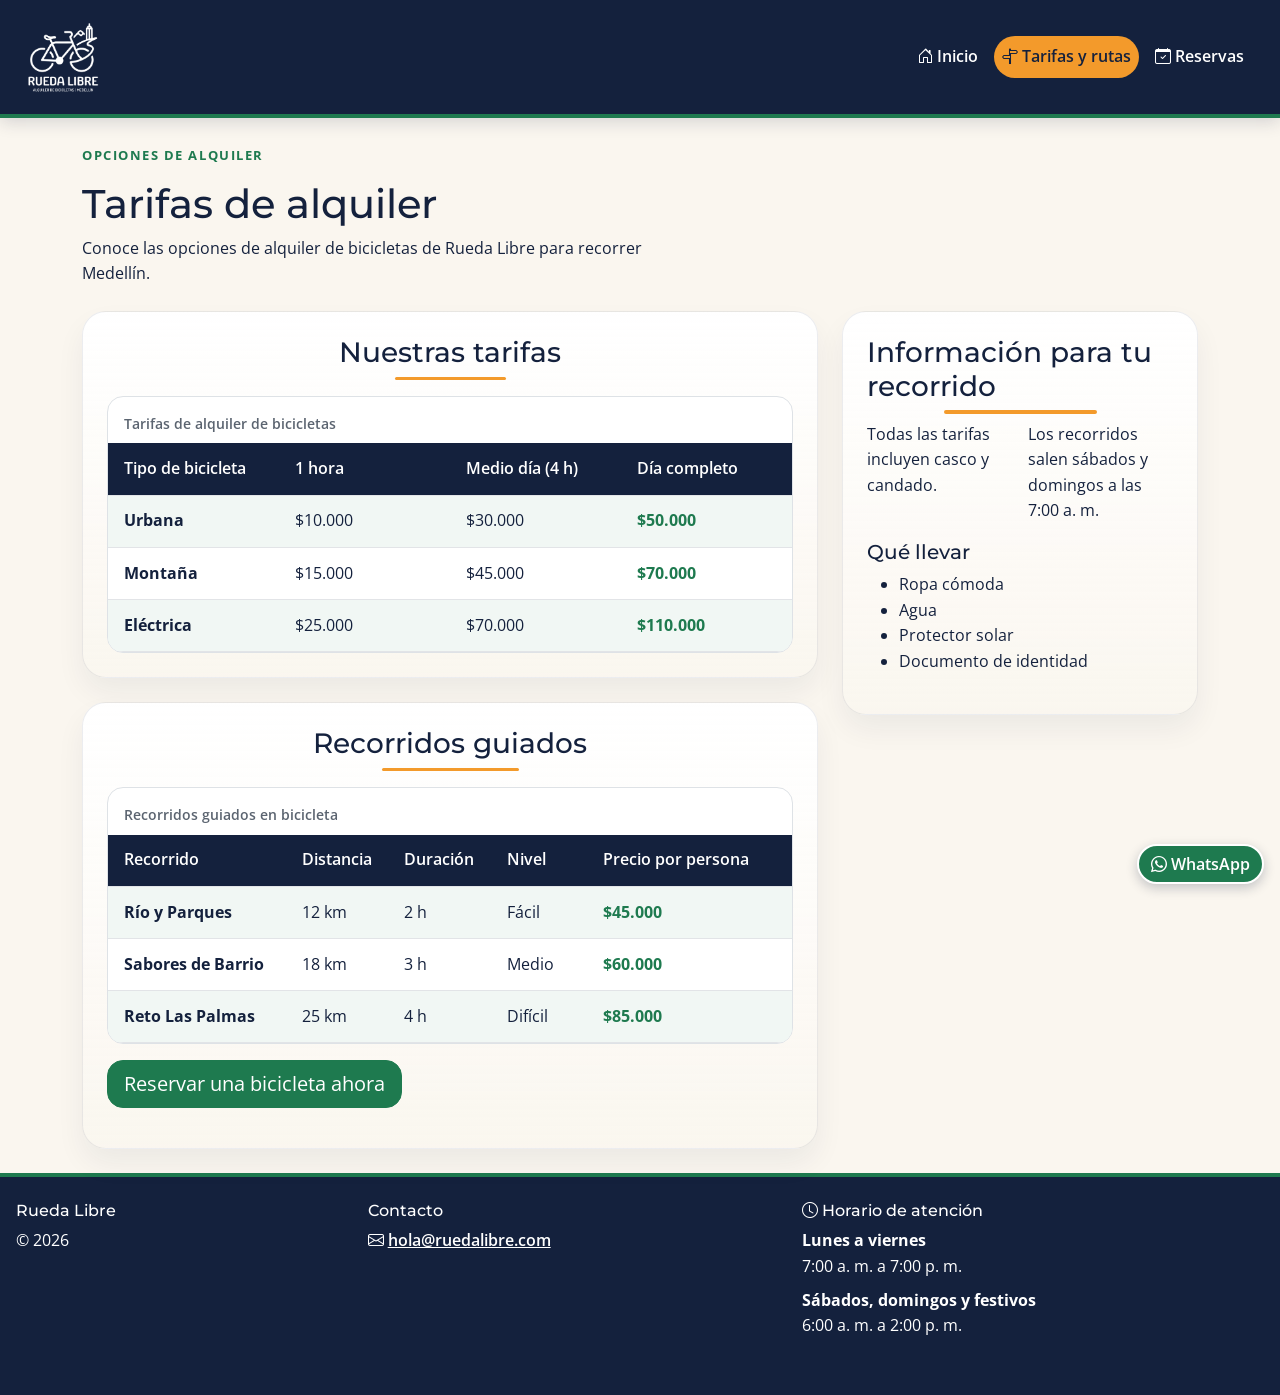
<file: paginas/tarifas.html>
<!DOCTYPE html>
<html lang="es">
<head>
    <meta charset="UTF-8">
    <meta name="viewport" content="width=device-width, initial-scale=1.0">
    <title>Tarifas de alquiler | Rueda Libre</title>
    <meta name="description" content="Consulta las tarifas de alquiler de bicicletas de Rueda Libre y encuentra la opción ideal para recorrer Medellín.">
    <link rel="preconnect" href="https://fonts.googleapis.com">
    <link rel="preconnect" href="https://fonts.gstatic.com" crossorigin>
    <link href="https://fonts.googleapis.com/css2?family=Montserrat:wght@700&family=Open+Sans:wght@400;600&display=swap" rel="stylesheet">
    <link href="https://cdn.jsdelivr.net/npm/bootstrap@5.3.3/dist/css/bootstrap.min.css" rel="stylesheet" integrity="sha384-QWTKZyjpPEjISv5WaRU9OFeRpok6YctnYmDr5pNlyT2bRjXh0JMhjY6hW+ALEwIH" crossorigin="anonymous">
    <link href="https://cdn.jsdelivr.net/npm/bootstrap-icons@1.11.3/font/bootstrap-icons.min.css" rel="stylesheet">
    <link rel="stylesheet" href="../css/styles.css">
</head>
<body>
    <header class="site-header">
        <nav class="navbar navbar-expand-lg navbar-dark px-3 py-3" aria-label="Navegación principal">
            <div class="container-fluid">
                <a class="site-brand navbar-brand d-inline-flex align-items-center flex-shrink-0" href="../index.html">
                    <img class="d-block" src="../img/logo.png" alt="Rueda Libre, alquiler de bicicletas en Medellín">
                </a>
                <button class="navbar-toggler" type="button" data-bs-toggle="collapse" data-bs-target="#mainNavbar" aria-controls="mainNavbar" aria-expanded="false" aria-label="Abrir o cerrar menú de navegación">
                    <span class="navbar-toggler-icon"></span>
                </button>
                <div class="site-nav collapse navbar-collapse" id="mainNavbar">
                    <ul class="navbar-nav ms-auto gap-lg-2">
                        <li class="nav-item"><a class="nav-link" href="../index.html"><i class="bi bi-house-door me-1" aria-hidden="true"></i>Inicio</a></li>
                        <li class="nav-item"><a class="nav-link active" href="tarifas.html#tarifas" aria-current="page"><i class="bi bi-signpost-split me-1" aria-hidden="true"></i>Tarifas y rutas</a></li>
                        <li class="nav-item"><a class="nav-link" href="reservas.html"><i class="bi bi-calendar-check me-1" aria-hidden="true"></i>Reservas</a></li>
                    </ul>
                </div>
            </div>
        </nav>
    </header>

    <main class="container py-4 pricing-page">
        <div class="page-intro mb-4">
          <span class="section-kicker">Opciones de alquiler</span>
          <h1 class="mb-2">Tarifas de alquiler</h1>
          <p class="mb-0">Conoce las opciones de alquiler de bicicletas de Rueda Libre para recorrer Medellín.</p>
        </div>

        <div class="row g-4">
          <div class="col-12 col-lg-8">
            <div class="row g-4">
          <section class="col-12 mb-0" id="tarifas" aria-labelledby="titulo-tarifas">
            <div class="h-100 feature-panel p-3 p-md-4">
            <h2 id="titulo-tarifas" class="section-title h3 mb-3">Nuestras tarifas</h2>
            <div class="table-responsive rounded-3 border bg-white">
            <table class="table table-striped table-hover align-middle mb-0 pricing-table pricing-table--rates">
                <caption class="caption-top">Tarifas de alquiler de bicicletas</caption>
                <thead>
                    <tr>
                        <th scope="col">Tipo de bicicleta</th>
                        <th scope="col">1 hora</th>
                        <th scope="col">Medio día (4 h)</th>
                        <th scope="col">Día completo</th>
                    </tr>
                </thead>
                <tbody>
                    <tr>
                        <th scope="row">Urbana</th>
                        <td>$10.000</td>
                        <td>$30.000</td>
                        <td>$50.000</td>
                    </tr>
                    <tr>
                        <th scope="row">Montaña</th>
                        <td>$15.000</td>
                        <td>$45.000</td>
                        <td>$70.000</td>
                    </tr>
                    <tr>
                        <th scope="row">Eléctrica</th>
                        <td>$25.000</td>
                        <td>$70.000</td>
                        <td>$110.000</td>
                    </tr>
                </tbody>
            </table>
            </div>
            </div>
          </section>

          <section class="col-12 mb-0" id="recorridos-guiados" aria-labelledby="titulo-recorridos">
            <div class="h-100 feature-panel p-3 p-md-4">
            <h2 id="titulo-recorridos" class="section-title h3 mb-3">Recorridos guiados</h2>
            <div class="table-responsive rounded-3 border bg-white">
            <table class="table table-striped table-hover align-middle mb-0 pricing-table pricing-table--routes">
                <caption class="caption-top">Recorridos guiados en bicicleta</caption>
                <thead>
                    <tr>
                        <th scope="col">Recorrido</th>
                        <th scope="col">Distancia</th>
                        <th scope="col">Duración</th>
                        <th scope="col">Nivel</th>
                        <th scope="col">Precio por persona</th>
                    </tr>
                </thead>
                <tbody>
                    <tr>
                        <th scope="row">Río y Parques</th>
                        <td>12 km</td>
                        <td>2 h</td>
                        <td>Fácil</td>
                        <td>$45.000</td>
                    </tr>
                    <tr>
                        <th scope="row">Sabores de Barrio</th>
                        <td>18 km</td>
                        <td>3 h</td>
                        <td>Medio</td>
                        <td>$60.000</td>
                    </tr>
                    <tr>
                        <th scope="row">Reto Las Palmas</th>
                        <td>25 km</td>
                        <td>4 h</td>
                        <td>Difícil</td>
                        <td>$85.000</td>
                    </tr>
                </tbody>
            </table>
            </div>
            <p class="mt-3"><a class="btn btn-primary btn-lg" href="reservas.html">Reservar una bicicleta ahora</a></p>
            </div>
          </section>
            </div>
          </div>

          <section class="col-12 col-lg-4 mb-0" id="informacion-adicional" aria-labelledby="titulo-informacion">
            <div class="feature-panel p-3 p-md-4">
            <h2 id="titulo-informacion" class="section-title h3">Información para tu recorrido</h2>
            <div class="row g-3">
              <p class="col-12 col-md-6 mb-0">Todas las tarifas incluyen casco y candado.</p>
              <p class="col-12 col-md-6 mb-0">Los recorridos salen sábados y domingos a las 7:00 a. m.</p>
            </div>
            <aside class="mt-3" aria-labelledby="titulo-que-llevar">
                <h3 id="titulo-que-llevar" class="h5">Qué llevar</h3>
                <ul>
                    <li>Ropa cómoda</li>
                    <li>Agua</li>
                    <li>Protector solar</li>
                    <li>Documento de identidad</li>
                </ul>
            </aside>
            </div>
          </section>
        </div>
    </main>

    <footer class="site-footer d-flex flex-column flex-md-row justify-content-md-between gap-4 px-3 py-4 pb-5">
        <div class="footer-block flex-fill">
            <h2>Rueda Libre</h2>
            <p class="mb-0">&copy; 2026</p>
        </div>
        <div class="footer-block flex-fill">
            <h2>Contacto</h2>
            <p class="mb-0"><a href="mailto:hola@ruedalibre.com"><i class="bi bi-envelope me-1" aria-hidden="true"></i>hola@ruedalibre.com</a></p>
        </div>
        <div class="footer-block flex-fill">
            <h2><i class="bi bi-clock me-1" aria-hidden="true"></i>Horario de atención</h2>
            <dl class="mb-0">
                <dt>Lunes a viernes</dt>
                <dd>7:00 a. m. a 7:00 p. m.</dd>
                <dt>Sábados, domingos y festivos</dt>
                <dd>6:00 a. m. a 2:00 p. m.</dd>
            </dl>
        </div>
    </footer>
    <a class="whatsapp-link btn btn-primary position-fixed bottom-0 end-0 m-3" href="https://wa.me/573000000000" target="_blank" rel="noopener noreferrer" aria-label="Escríbenos por WhatsApp (se abre en otra pestaña)"><i class="bi bi-whatsapp me-1" aria-hidden="true"></i>WhatsApp</a>
    <script src="https://cdn.jsdelivr.net/npm/bootstrap@5.3.3/dist/js/bootstrap.bundle.min.js" integrity="sha384-YvpcrYf0tY3lHB60NNkmXc5s9fDVZLESaAA55NDzOxhy9GkcIdslK1eN7N6jIeHz" crossorigin="anonymous"></script>
</body>
</html>
</file>
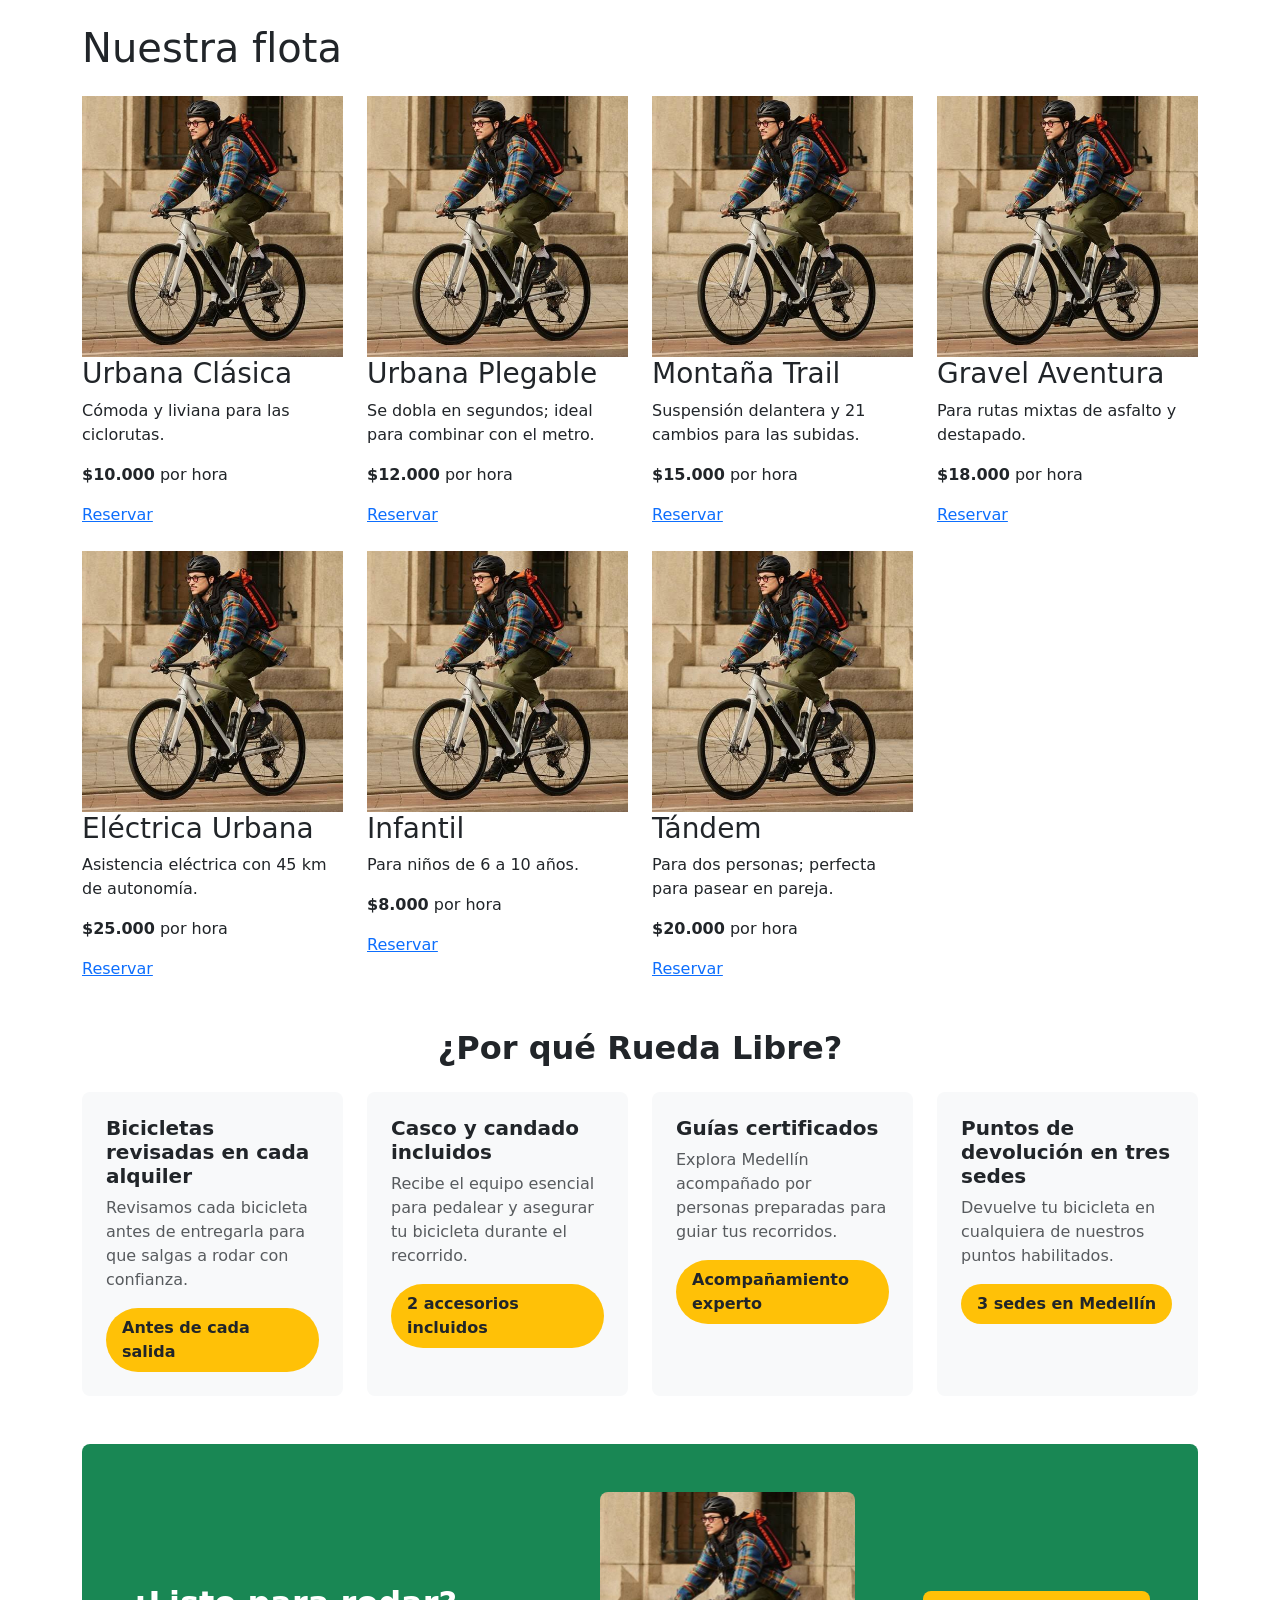
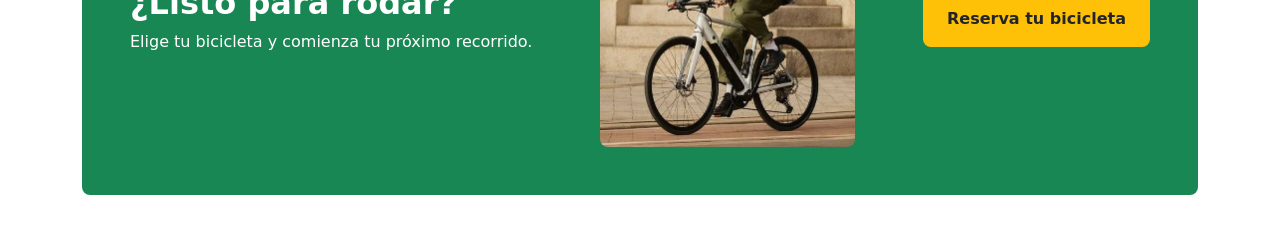
<file: pruebas/catalogo-bootstrap.html>
<!doctype html>
<html lang="es">
  <head>
    <meta charset="utf-8">
    <meta name="viewport" content="width=device-width, initial-scale=1">
    <title>Catálogo de bicicletas | Rueda Libre</title>
    <link href="https://cdn.jsdelivr.net/npm/bootstrap@5.3.3/dist/css/bootstrap.min.css" rel="stylesheet" integrity="sha384-QWTKZyjpPEjISv5WaRU9OFeRpok6YctnYmDr5pNlyT2bRjXh0JMhjY6hW+ALEwIH" crossorigin="anonymous">
  </head>
  <body>
    <main class="container py-4">
      <section aria-labelledby="flota-titulo">
        <h1 id="flota-titulo" class="mb-4">Nuestra flota</h1>
        <div class="row g-4">
          <article class="col-12 col-sm-6 col-lg-4 col-xl-3">
            <img class="img-fluid" src="../img/bicicleta-urbana.jpg" alt="Ciclista montando una bicicleta blanca">
            <h2 class="h3">Urbana Clásica</h2>
            <p>Cómoda y liviana para las ciclorutas.</p>
            <p><strong>$10.000</strong> por hora</p>
            <a href="../paginas/reservas.html" aria-label="Reservar bicicleta Urbana Clásica">Reservar</a>
          </article>
          <article class="col-12 col-sm-6 col-lg-4 col-xl-3">
            <img class="img-fluid" src="../img/bicicleta-urbana.jpg" alt="Ciclista montando una bicicleta blanca">
            <h2 class="h3">Urbana Plegable</h2>
            <p>Se dobla en segundos; ideal para combinar con el metro.</p>
            <p><strong>$12.000</strong> por hora</p>
            <a href="../paginas/reservas.html" aria-label="Reservar bicicleta Urbana Plegable">Reservar</a>
          </article>
          <article class="col-12 col-sm-6 col-lg-4 col-xl-3">
            <img class="img-fluid" src="../img/bicicleta-urbana.jpg" alt="Ciclista montando una bicicleta blanca">
            <h2 class="h3">Montaña Trail</h2>
            <p>Suspensión delantera y 21 cambios para las subidas.</p>
            <p><strong>$15.000</strong> por hora</p>
            <a href="../paginas/reservas.html" aria-label="Reservar bicicleta Montaña Trail">Reservar</a>
          </article>
          <article class="col-12 col-sm-6 col-lg-4 col-xl-3">
            <img class="img-fluid" src="../img/bicicleta-urbana.jpg" alt="Ciclista montando una bicicleta blanca">
            <h2 class="h3">Gravel Aventura</h2>
            <p>Para rutas mixtas de asfalto y destapado.</p>
            <p><strong>$18.000</strong> por hora</p>
            <a href="../paginas/reservas.html" aria-label="Reservar bicicleta Gravel Aventura">Reservar</a>
          </article>
          <article class="col-12 col-sm-6 col-lg-4 col-xl-3">
            <img class="img-fluid" src="../img/bicicleta-urbana.jpg" alt="Ciclista montando una bicicleta blanca">
            <h2 class="h3">Eléctrica Urbana</h2>
            <p>Asistencia eléctrica con 45 km de autonomía.</p>
            <p><strong>$25.000</strong> por hora</p>
            <a href="../paginas/reservas.html" aria-label="Reservar bicicleta Eléctrica Urbana">Reservar</a>
          </article>
          <article class="col-12 col-sm-6 col-lg-4 col-xl-3">
            <img class="img-fluid" src="../img/bicicleta-urbana.jpg" alt="Ciclista montando una bicicleta blanca">
            <h2 class="h3">Infantil</h2>
            <p>Para niños de 6 a 10 años.</p>
            <p><strong>$8.000</strong> por hora</p>
            <a href="../paginas/reservas.html" aria-label="Reservar bicicleta Infantil">Reservar</a>
          </article>
          <article class="col-12 col-sm-6 col-lg-4 col-xl-3">
            <img class="img-fluid" src="../img/bicicleta-urbana.jpg" alt="Ciclista montando una bicicleta blanca">
            <h2 class="h3">Tándem</h2>
            <p>Para dos personas; perfecta para pasear en pareja.</p>
            <p><strong>$20.000</strong> por hora</p>
            <a href="../paginas/reservas.html" aria-label="Reservar bicicleta Tándem">Reservar</a>
          </article>
        </div>
      </section>

      <section class="py-5" aria-labelledby="beneficios-titulo">
        <header class="mb-4 text-center">
          <h2 id="beneficios-titulo" class="fw-bold">¿Por qué Rueda Libre?</h2>
        </header>
        <div class="row g-4">
          <article class="col-12 col-md-6 col-xl-3">
            <div class="h-100 rounded-3 bg-light p-4">
              <h3 class="h5 fw-bold text-dark">Bicicletas revisadas en cada alquiler</h3>
              <p class="mb-0 text-body-secondary">Revisamos cada bicicleta antes de entregarla para que salgas a rodar con confianza.</p>
              <p class="mt-3 mb-0"><span class="d-inline-block rounded-pill bg-warning px-3 py-2 fw-semibold text-dark">Antes de cada salida</span></p>
            </div>
          </article>
          <article class="col-12 col-md-6 col-xl-3">
            <div class="h-100 rounded-3 bg-light p-4">
              <h3 class="h5 fw-bold text-dark">Casco y candado incluidos</h3>
              <p class="mb-0 text-body-secondary">Recibe el equipo esencial para pedalear y asegurar tu bicicleta durante el recorrido.</p>
              <p class="mt-3 mb-0"><span class="d-inline-block rounded-pill bg-warning px-3 py-2 fw-semibold text-dark">2 accesorios incluidos</span></p>
            </div>
          </article>
          <article class="col-12 col-md-6 col-xl-3">
            <div class="h-100 rounded-3 bg-light p-4">
              <h3 class="h5 fw-bold text-dark">Guías certificados</h3>
              <p class="mb-0 text-body-secondary">Explora Medellín acompañado por personas preparadas para guiar tus recorridos.</p>
              <p class="mt-3 mb-0"><span class="d-inline-block rounded-pill bg-warning px-3 py-2 fw-semibold text-dark">Acompañamiento experto</span></p>
            </div>
          </article>
          <article class="col-12 col-md-6 col-xl-3">
            <div class="h-100 rounded-3 bg-light p-4">
              <h3 class="h5 fw-bold text-dark">Puntos de devolución en tres sedes</h3>
              <p class="mb-0 text-body-secondary">Devuelve tu bicicleta en cualquiera de nuestros puntos habilitados.</p>
              <p class="mt-3 mb-0"><span class="d-inline-block rounded-pill bg-warning px-3 py-2 fw-semibold text-dark">3 sedes en Medellín</span></p>
            </div>
          </article>
        </div>
      </section>

      <section class="mb-4" aria-labelledby="cta-titulo">
        <div class="d-flex flex-column flex-md-row align-items-center justify-content-between gap-4 rounded-3 bg-success p-4 p-md-5 text-center text-md-start text-white">
          <div>
            <h2 id="cta-titulo" class="fw-bold">¿Listo para rodar?</h2>
            <p class="mb-0">Elige tu bicicleta y comienza tu próximo recorrido.</p>
          </div>
          <img class="d-none d-md-block w-25 rounded-3" src="../img/bicicleta-urbana.jpg" alt="">
          <a class="d-inline-block rounded-3 bg-warning px-4 py-3 fw-bold text-dark text-decoration-none focus-ring" href="../paginas/reservas.html">Reserva tu bicicleta</a>
        </div>
      </section>
    </main>
    <script src="https://cdn.jsdelivr.net/npm/bootstrap@5.3.3/dist/js/bootstrap.bundle.min.js" integrity="sha384-YvpcrYf0tY3lHB60NNkmXc5s9fDVZLESaAA55NDzOxhy9GkcIdslK1eN7N6jIeHz" crossorigin="anonymous"></script>
  </body>
</html>
</file>
<file: css/styles.css>
:root {
    --color-verde-ruta: #1E7A4F;
    --color-naranja-pedal: #F39A2B;
    --color-azul-noche: #14213D;
    --color-crema: #FAF6EF;
    --color-gris-asfalto: #5B6470;
    --font-heading: "Montserrat", Arial, sans-serif;
    --font-body: "Open Sans", Arial, sans-serif;
    --bs-primary: #1E7A4F;
    --bs-primary-rgb: 30, 122, 79;
    --bs-body-font-family: var(--font-body);
    --bs-link-color: #1E7A4F;
    --bs-link-color-rgb: 30, 122, 79;
    --bs-link-hover-color: #14213D;
    --bs-link-hover-color-rgb: 20, 33, 61;
    --bs-border-radius: 0.75rem;
    --bs-border-radius-sm: 0.5rem;
    --bs-border-radius-lg: 1rem;
}

.bg-brand-green {
    background-color: var(--color-verde-ruta);
}

.bg-brand-orange {
    background-color: var(--color-naranja-pedal);
}

.text-brand-navy {
    color: var(--color-azul-noche);
}

.text-brand-gray {
    color: var(--color-gris-asfalto);
}


body {
    background-color: var(--color-crema);
    color: var(--color-azul-noche);
    font-family: var(--bs-body-font-family);
    font-size: 1rem;
    line-height: 1.6;
}

h1,
h2,
h3,
h4,
h5,
h6 {
    color: var(--color-azul-noche);
    font-family: var(--font-heading);
    line-height: 1.2;
}


.site-header {
    background-color: var(--color-azul-noche);
    border-bottom: 0.25rem solid var(--color-verde-ruta);
    box-shadow: 0 0.25rem 1rem rgb(20 33 61 / 16%);
    color: #FFFFFF;
}

.site-header .navbar {
    background-color: transparent;
}

.site-brand img {
    filter: brightness(0) invert(1);
    height: 3.5rem;
    max-width: 100%;
    object-fit: contain;
    width: auto;
}

.site-brand:focus-visible {
    outline: 3px solid var(--color-naranja-pedal);
    outline-offset: 4px;
}

.site-nav .nav-link {
    border-radius: 999px;
    color: #FFFFFF;
    font-weight: 600;
    text-decoration: none;
    transition: background-color 160ms ease, color 160ms ease;
}

.site-nav .nav-link:hover {
    background-color: rgb(255 255 255 / 12%);
    color: #FFFFFF;
    text-decoration: underline;
    text-underline-offset: 0.2em;
}

.site-nav .nav-link:focus-visible {
    outline: 3px solid var(--color-naranja-pedal);
    outline-offset: 4px;
}

.site-nav .nav-link.active,
.site-nav .nav-link[aria-current="page"] {
    background-color: var(--color-naranja-pedal);
    color: var(--color-azul-noche);
}

.site-nav .nav-link.active:hover,
.site-nav .nav-link[aria-current="page"]:hover {
    background-color: #FFFFFF;
    color: var(--color-azul-noche);
}

@media (max-width: 991.98px) {
    .site-nav .navbar-nav {
        align-items: flex-start;
    }

    .site-nav .nav-link {
        display: inline-flex;
        width: fit-content;
    }

    .site-nav .nav-link.active,
    .site-nav .nav-link[aria-current="page"] {
        background-color: var(--color-naranja-pedal);
        border: 0;
        border-radius: 999px;
        color: var(--color-azul-noche);
        font-weight: 700;
    }
}

.home-hero {
    background: linear-gradient(135deg, #FFFFFF 0%, var(--color-crema) 100%);
    border: 1px solid rgb(var(--bs-primary-rgb) / 14%);
    border-radius: var(--bs-border-radius-lg);
    padding: clamp(1rem, 4vw, 2rem);
}

.section-title {
    display: table;
    margin-inline: auto;
    padding-bottom: 0.65rem;
    position: relative;
}

.section-title::after {
    background-color: var(--color-naranja-pedal);
    border-radius: 999px;
    bottom: 0;
    content: "";
    height: 0.2rem;
    left: 25%;
    position: absolute;
    width: 50%;
}

.site-footer {
    background-color: var(--color-azul-noche);
    border-top: 0.25rem solid var(--color-verde-ruta);
    color: #FFFFFF;
}

.benefit-icon {
    color: var(--color-verde-ruta);
    font-size: 1.5rem;
    margin-right: 0.35rem;
}

.service-card {
    background-color: #FFFFFF;
    border-color: rgb(var(--bs-primary-rgb) / 14%);
    border-radius: var(--bs-border-radius-lg);
    box-shadow: 0 0.25rem 1rem rgb(20 33 61 / 8%);
    transition: box-shadow 160ms ease, transform 160ms ease;
}

.service-card:hover {
    box-shadow: 0 0.5rem 1.25rem rgb(20 33 61 / 14%);
    transform: translateY(-0.15rem);
}

.service-icon {
    align-items: center;
    background-color: rgb(var(--bs-primary-rgb) / 10%);
    border-radius: 0.875rem;
    color: var(--color-verde-ruta);
    display: inline-flex;
    font-size: 1.5rem;
    height: 3rem;
    justify-content: center;
    width: 3rem;
}

p,
li {
    max-width: 68ch;
}

a {
    color: var(--color-verde-ruta);
    font-weight: 600;
}

a:hover {
    color: var(--color-azul-noche);
}

button {
    cursor: pointer;
    font-weight: 600;
}

.btn-primary {
    --bs-btn-color: #FFFFFF;
    --bs-btn-bg: var(--color-verde-ruta);
    --bs-btn-border-color: var(--color-verde-ruta);
    --bs-btn-hover-color: #FFFFFF;
    --bs-btn-hover-bg: var(--color-azul-noche);
    --bs-btn-hover-border-color: var(--color-azul-noche);
    --bs-btn-focus-shadow-rgb: var(--bs-primary-rgb);
    --bs-btn-active-color: #FFFFFF;
    --bs-btn-active-bg: var(--color-azul-noche);
    --bs-btn-active-border-color: var(--color-azul-noche);
    --bs-btn-disabled-color: #FFFFFF;
}

.btn-brand-orange {
    --bs-btn-color: var(--color-azul-noche);
    --bs-btn-bg: var(--color-naranja-pedal);
    --bs-btn-border-color: var(--color-naranja-pedal);
    --bs-btn-hover-color: var(--color-azul-noche);
    --bs-btn-hover-bg: #E58A1D;
    --bs-btn-hover-border-color: #E58A1D;
    --bs-btn-focus-shadow-rgb: 243, 154, 43;
    --bs-btn-active-color: var(--color-azul-noche);
    --bs-btn-active-bg: #D87912;
    --bs-btn-active-border-color: #D87912;
}

.home-page main {
    padding-top: 1.5rem;
}

.page-intro {
    margin-bottom: 0.5rem;
}

.page-intro h1,
.page-intro p {
    margin-bottom: 0;
}

.page-intro .section-kicker {
    margin-bottom: 0.9rem;
}

.feature-panel {
    background: linear-gradient(180deg, #FFFFFF 0%, rgb(250 246 239 / 80%) 100%);
    border: 1px solid rgb(20 33 61 / 8%);
    border-radius: 1.5rem;
    box-shadow: 0 0.9rem 1.8rem rgb(20 33 61 / 06%);
}

.section-heading {
    margin-bottom: 1.5rem;
}

.section-kicker {
    color: var(--color-verde-ruta);
    display: inline-block;
    font-size: 0.8rem;
    font-weight: 700;
    letter-spacing: 0.12em;
    margin-bottom: 0.75rem;
    text-transform: uppercase;
}

.home-hero {
    background: linear-gradient(135deg, rgb(255 255 255 / 90%) 0%, rgb(250 246 239 / 96%) 100%);
    border: 1px solid rgb(30 122 79 / 12%);
    border-radius: 2rem;
    box-shadow: 0 1.25rem 2.75rem rgb(20 33 61 / 10%);
    overflow: hidden;
    padding: clamp(1.25rem, 3vw, 2.5rem);
    position: relative;
}

.home-hero::before {
    background: radial-gradient(circle at top left, rgb(243 154 43 / 28%), transparent 42%);
    content: "";
    height: 24rem;
    position: absolute;
    right: -5rem;
    top: -8rem;
    width: 24rem;
}

.hero-copy,
.hero-media {
    position: relative;
    z-index: 1;
}

.eyebrow {
    background: rgb(30 122 79 / 10%);
    border: 1px solid rgb(30 122 79 / 18%);
    border-radius: 999px;
    color: var(--color-verde-ruta);
    display: inline-flex;
    font-size: 0.78rem;
    font-weight: 700;
    letter-spacing: 0.08em;
    margin-bottom: 1rem;
    padding: 0.5rem 0.9rem;
    text-transform: uppercase;
}

.home-hero h1 {
    font-size: clamp(2.5rem, 6vw, 4.5rem);
    letter-spacing: -0.04em;
    margin-bottom: 1rem;
}

.hero-copy .lead {
    color: var(--color-gris-asfalto);
    font-size: 1.1rem;
    max-width: 32rem;
}

.cta-row {
    display: flex;
    flex-wrap: wrap;
    gap: 0.75rem;
    margin: 1.5rem 0;
}

.cta-row .btn {
    border-radius: 999px;
    font-weight: 700;
    padding-inline: 1.5rem;
}

.cta-row .btn-outline-primary {
    background-color: transparent;
    border: 1.5px solid var(--color-verde-ruta);
}

.hero-stats {
    display: grid;
    gap: 0.85rem;
    grid-template-columns: repeat(3, minmax(0, 1fr));
    margin-top: 1.5rem;
    max-width: 33rem;
}

.stat-item {
    background: rgb(255 255 255 / 70%);
    border: 1px solid rgb(20 33 61 / 8%);
    border-radius: 1rem;
    padding: 0.9rem 1rem;
    text-align: center;
}

.stat-item strong {
    color: var(--color-azul-noche);
    display: block;
    font-size: 1.15rem;
    font-weight: 800;
}

.stat-item span {
    color: var(--color-gris-asfalto);
    font-size: 0.75rem;
}

.image-stack {
    align-items: center;
    display: flex;
    justify-content: center;
    position: relative;
}

.hero-main-image {
    border: 6px solid rgba(255, 255, 255, 0.8);
    border-radius: 1.6rem;
    box-shadow: 0 1.5rem 2.5rem rgb(20 33 61 / 18%);
    height: 100%;
    max-height: 32rem;
    object-fit: cover;
    width: 100%;
}

.floating-card {
    align-items: center;
    background: rgba(20, 33, 61, 0.9);
    border: 1px solid rgba(255, 255, 255, 0.14);
    border-radius: 1rem;
    bottom: 1.25rem;
    box-shadow: 0 1rem 2rem rgb(20 33 61 / 30%);
    color: #FFFFFF;
    display: flex;
    gap: 0.8rem;
    left: 1rem;
    max-width: 16rem;
    padding: 0.85rem 1rem;
    position: absolute;
}

.floating-badge {
    align-items: center;
    background: var(--color-naranja-pedal);
    border-radius: 50%;
    color: var(--color-azul-noche);
    display: inline-flex;
    font-weight: 800;
    height: 3rem;
    justify-content: center;
    min-width: 3rem;
}

.floating-card strong,
.floating-card small {
    display: block;
}

.floating-card small {
    color: rgb(255 255 255 / 80%);
    line-height: 1.4;
}

.service-card,
.benefit-card,
.card {
    border: 1px solid rgb(20 33 61 / 8%);
    box-shadow: 0 0.75rem 1.5rem rgb(20 33 61 / 06%);
    transition: transform 180ms ease, box-shadow 180ms ease;
}

.service-card:hover,
.benefit-card:hover,
.card:hover {
    box-shadow: 0 1.2rem 2.1rem rgb(20 33 61 / 12%);
    transform: translateY(-0.15rem);
}

.featured-card {
    background: linear-gradient(180deg, rgb(30 122 79 / 6%) 0%, #FFFFFF 100%);
    border-color: rgb(30 122 79 / 18%);
}

.benefit-card {
    background: linear-gradient(180deg, #FFFFFF 0%, rgb(250 246 239 / 82%) 100%);
}

@media (max-width: 991.98px) {
    .hero-stats {
        grid-template-columns: repeat(3, minmax(0, 1fr));
    }
}

@media (max-width: 767.98px) {
    .hero-stats {
        grid-template-columns: 1fr;
    }

    .floating-card {
        left: 0.75rem;
        right: 0.75rem;
        max-width: none;
    }
}

.btn-outline-primary {
    --bs-btn-color: var(--color-verde-ruta);
    --bs-btn-border-color: var(--color-verde-ruta);
    --bs-btn-hover-bg: var(--color-verde-ruta);
    --bs-btn-hover-border-color: var(--color-verde-ruta);
    --bs-btn-focus-shadow-rgb: var(--bs-primary-rgb);
    --bs-btn-active-bg: var(--color-verde-ruta);
    --bs-btn-active-border-color: var(--color-verde-ruta);
}

a:focus-visible,
button:focus-visible,
input:focus-visible,
select:focus-visible,
textarea:focus-visible {
    outline: 3px solid var(--color-verde-ruta);
    outline-offset: 3px;
}

.form-control:focus,
.form-select:focus {
    border-color: var(--color-verde-ruta);
    box-shadow: 0 0 0 0.25rem rgb(30 122 79 / 25%);
}

.form-check-input:checked {
    background-color: var(--color-verde-ruta);
    border-color: var(--color-verde-ruta);
}

.bg-brand-green:hover {
    background-color: var(--color-azul-noche);
    color: #FFFFFF;
}

small {
    color: var(--color-gris-asfalto);
}

.pricing-table {
    --bs-table-bg: #FFFFFF;
    --bs-table-color: var(--color-azul-noche);
    --bs-table-border-color: rgb(20 33 61 / 12%);
    --bs-table-striped-bg: rgb(30 122 79 / 6%);
    --bs-table-striped-color: var(--color-azul-noche);
    --bs-table-hover-bg: rgb(30 122 79 / 11%);
    --bs-table-hover-color: var(--color-azul-noche);
    table-layout: fixed;
    min-width: 100%;
}

.pricing-table--routes th:first-child {
    width: 26%;
}

.pricing-table--routes th:nth-child(2),
.pricing-table--routes th:nth-child(3) {
    width: 15%;
}

.pricing-table--routes th:nth-child(4) {
    width: 14%;
}

.pricing-table--routes th:nth-child(5) {
    width: 30%;
}

.pricing-table caption {
    color: var(--color-gris-asfalto);
    font-size: 0.875rem;
    font-weight: 600;
    padding: 1rem 1rem 0.5rem;
}

.pricing-table th,
.pricing-table td {
    padding: 0.8rem 1rem;
}

.pricing-table thead th {
    background-color: var(--color-azul-noche);
    color: #FFFFFF;
    font-weight: 600;
}

.pricing-table tbody th {
    color: var(--color-azul-noche);
    font-weight: 700;
}

.pricing-table tbody td:last-child {
    color: var(--color-verde-ruta);
    font-weight: 700;
    white-space: nowrap;
}

@media (max-width: 991.98px) {
    .pricing-table--rates {
        min-width: 34rem;
    }

    .pricing-table--routes {
        min-width: 43rem;
    }
}

fieldset {
    border: 1px solid var(--color-verde-ruta);
}

legend {
    font-family: var(--font-heading);
}

.footer-block h2 {
    color: #FFFFFF;
    font-size: 1rem;
}

.site-footer a {
    color: #FFFFFF;
}

.site-footer a:hover {
    color: var(--color-naranja-pedal);
}

.whatsapp-link {
    background-color: var(--color-verde-ruta);
    border: 2px solid #FFFFFF;
    border-radius: 999px;
    box-shadow: 0 0.25rem 0.75rem rgb(20 33 61 / 24%);
    color: #FFFFFF;
    font-weight: 600;
    text-decoration: none;
}

.whatsapp-link:hover {
    background-color: var(--color-azul-noche);
    color: #FFFFFF;
}

.whatsapp-link:focus-visible {
    outline: 3px solid var(--color-naranja-pedal);
    outline-offset: 3px;
}

@media (min-width: 768px) {
    .site-brand img {
        height: 4.5rem;
    }
}

@media (min-width: 1200px) {
    th,
    td {
        font-size: 1rem;
        padding: 0.75rem;
    }
}
</file>
